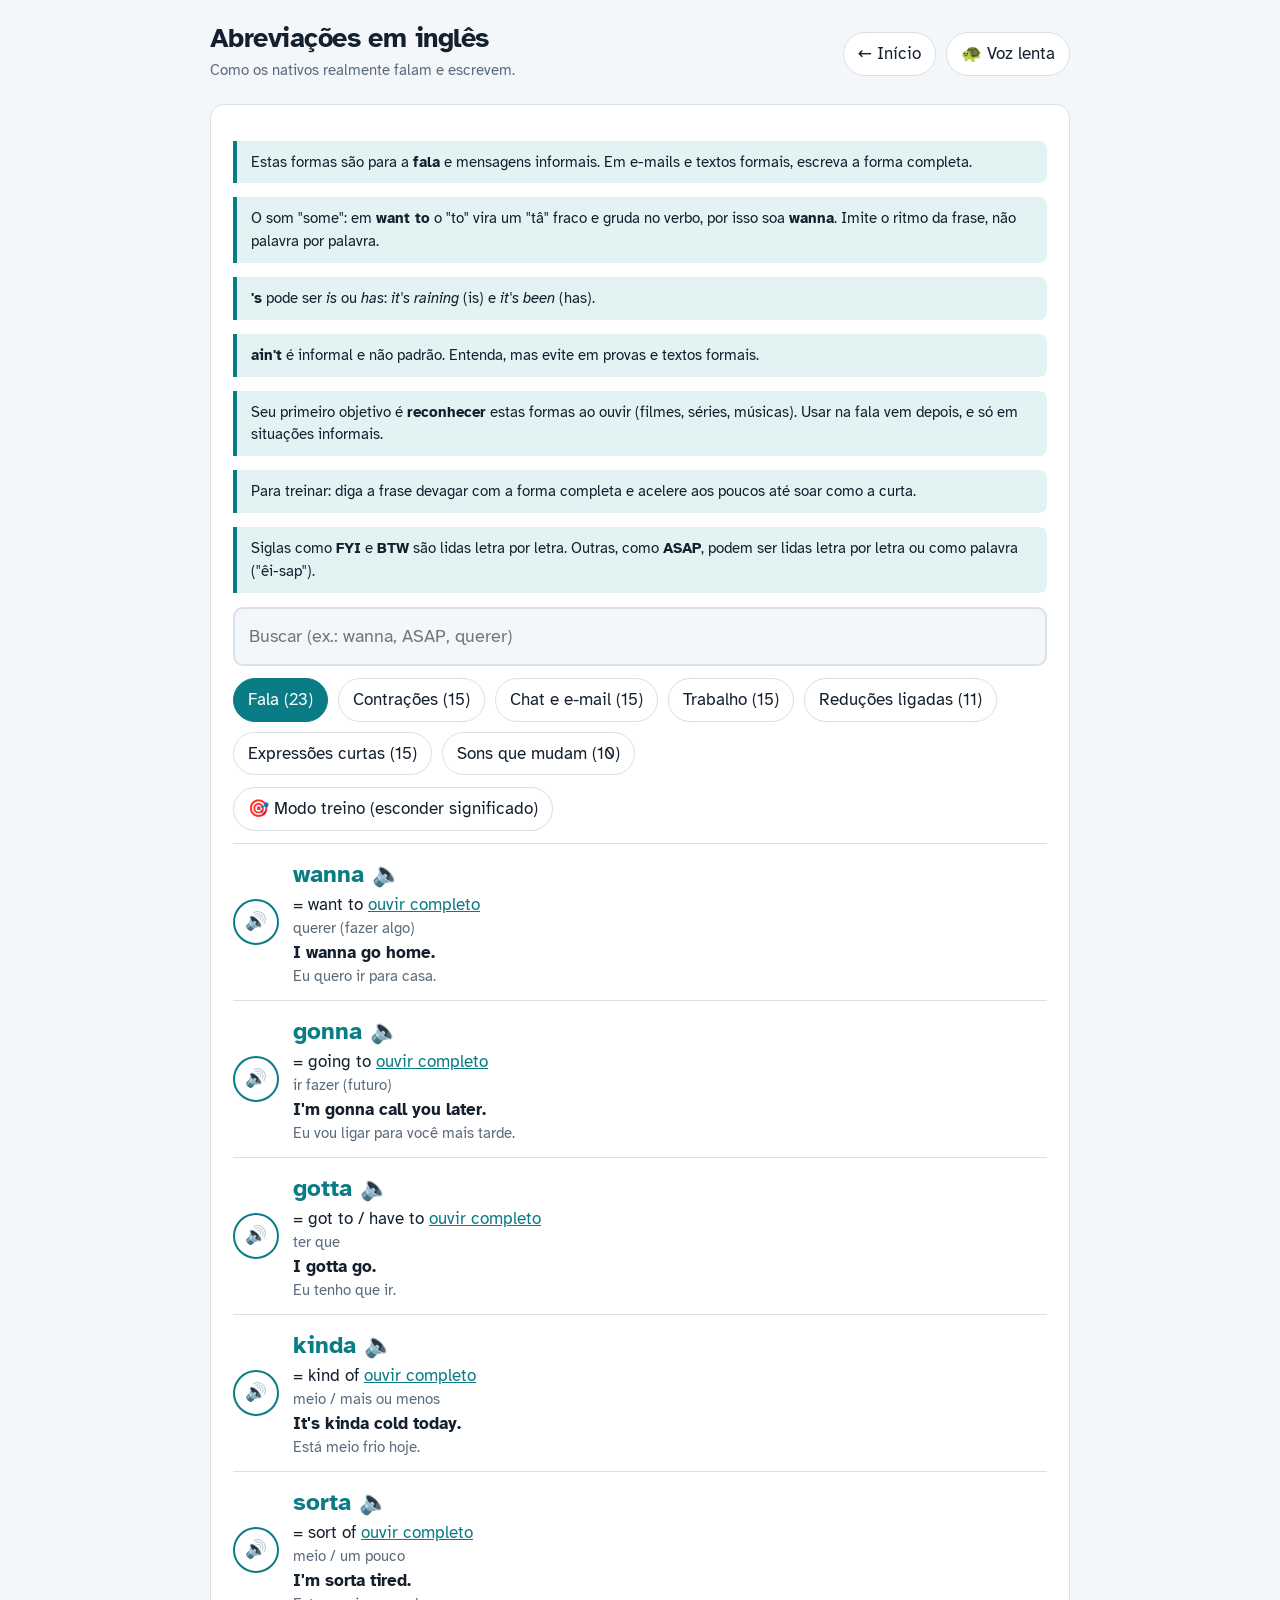
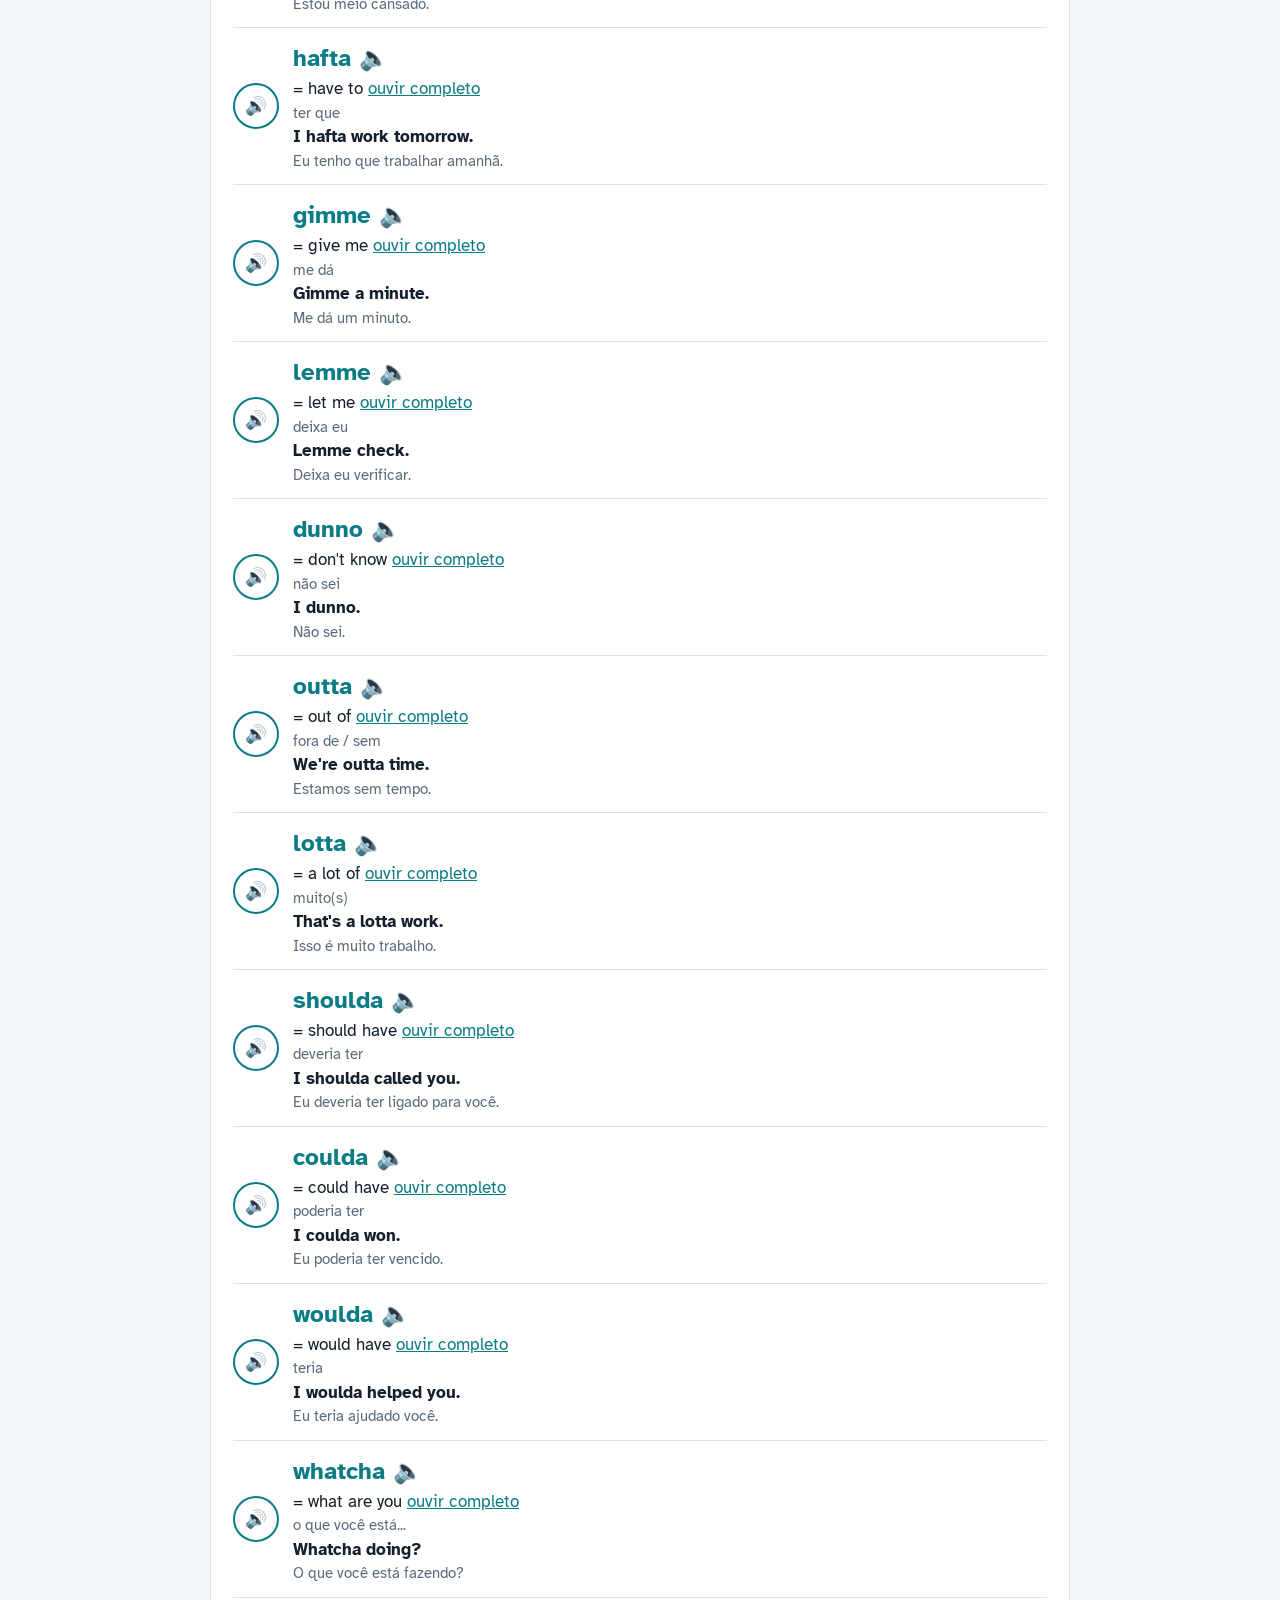
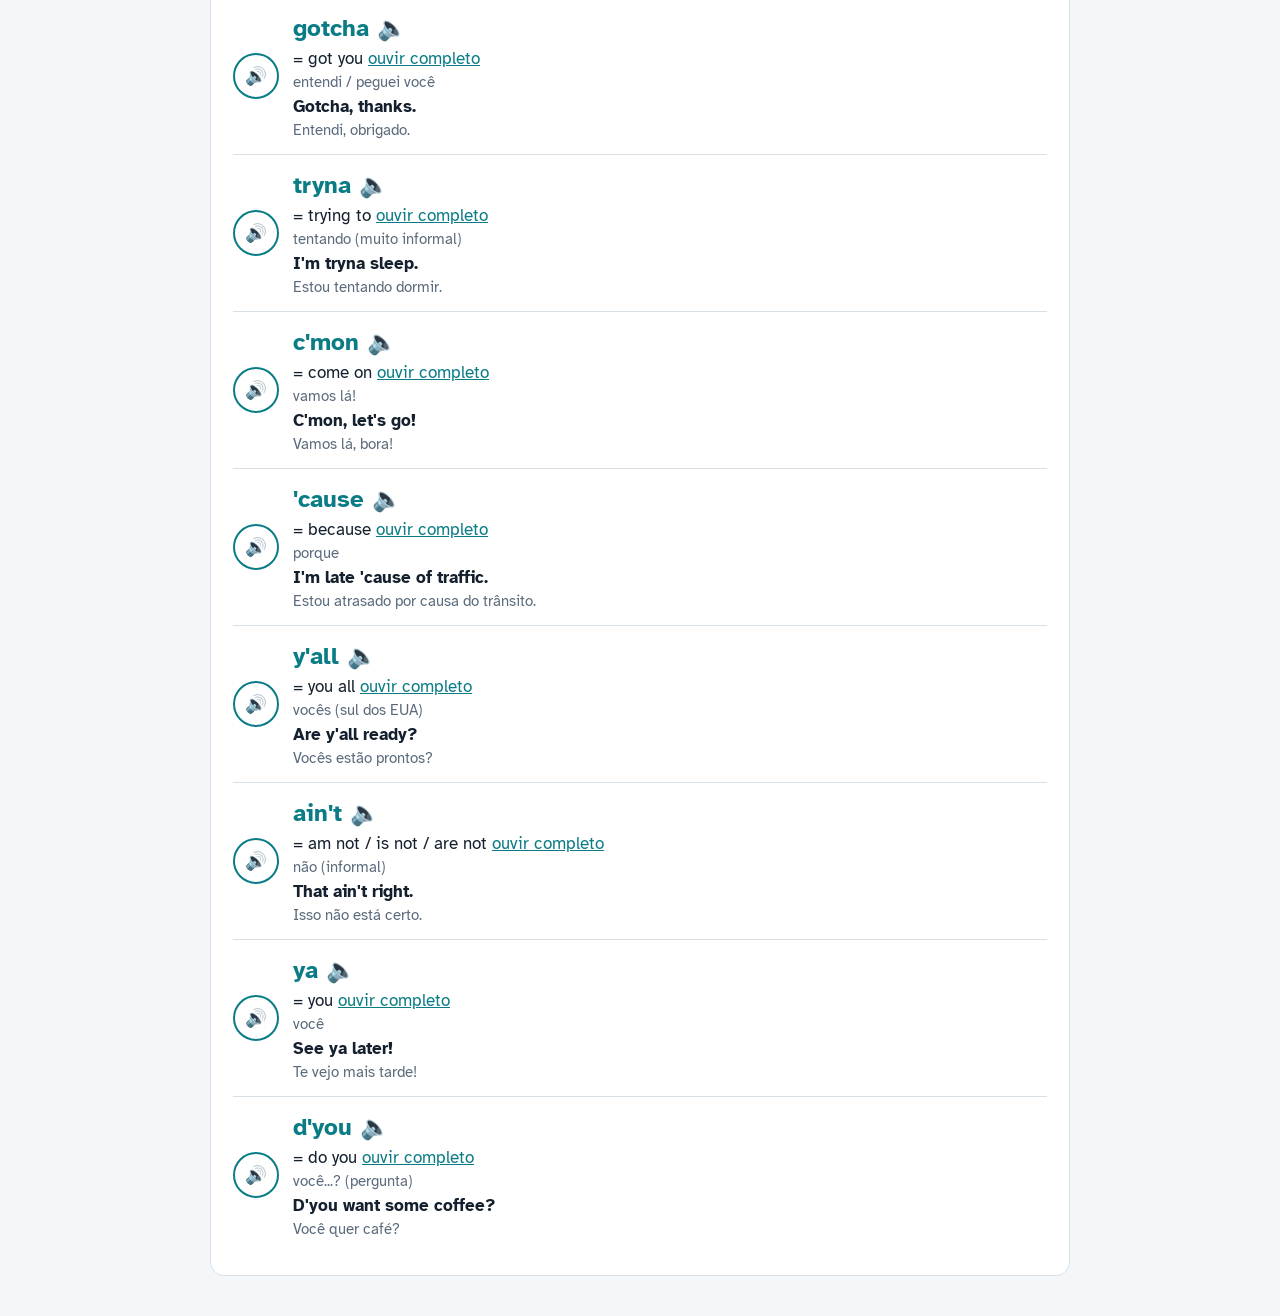
<file: abreviacoes.html>
<!doctype html>
<html lang="pt-BR">
<head>
<meta charset="utf-8">
<meta name="viewport" content="width=device-width, initial-scale=1, viewport-fit=cover">
<title>Abreviações em inglês</title>
<link href="https://fonts.googleapis.com/css2?family=Atkinson+Hyperlegible:wght@400;700&display=swap" rel="stylesheet">
<style>
:root{--bg:#f4f7fa;--card:#fff;--ink:#14202e;--mute:#5b6b7c;--line:#d8e0e8;--acc:#0a7c86;--accw:#fff;--ok:#1d8a4e;--bad:#c0392b;--hl:#e3f3f4}
@media (prefers-color-scheme:dark){:root{--bg:#0f1720;--card:#18232f;--ink:#e8eef4;--mute:#9aabbb;--line:#2a3846;--acc:#3cc1cb;--accw:#06232a;--ok:#4cc27f;--bad:#ff7a6b;--hl:#183a40}}
*{box-sizing:border-box}
html{scroll-padding-top:env(safe-area-inset-top,0px)}
body{margin:0;padding-top:env(safe-area-inset-top,0px);padding-bottom:env(safe-area-inset-bottom,0px);background:var(--bg);color:var(--ink);font:17px/1.5 "Atkinson Hyperlegible",system-ui,sans-serif}
.top{max-width:900px;margin:auto;padding:18px 20px 6px;display:flex;flex-wrap:wrap;gap:12px;align-items:center;justify-content:space-between}
.page{max-width:900px;margin:auto;padding:8px 20px 40px}
h1{margin:0;font-size:1.7rem;letter-spacing:-.02em}
h2{margin:0 0 4px;font-size:1.4rem}
.sub{color:var(--mute);margin:0 0 8px;font-size:.95rem}
button,a{font:inherit;cursor:pointer;color:inherit}
:focus-visible{outline:3px solid var(--acc);outline-offset:2px}
.card{background:var(--card);border:1px solid var(--line);border-radius:14px;padding:22px}
.tog{display:inline-block;text-decoration:none;border:1px solid var(--line);background:var(--card);border-radius:999px;padding:8px 14px}
.tog[aria-pressed=true]{background:var(--acc);color:var(--accw);border-color:var(--acc)}
.btn{display:inline-block;text-decoration:none;border:2px solid var(--acc);background:var(--acc);color:var(--accw);padding:12px 20px;border-radius:10px;font-weight:700}
.btn.alt{background:none;color:var(--acc)}
.bar{display:flex;gap:10px;flex-wrap:wrap;margin:12px 0}
.row{display:flex;align-items:center;gap:14px;padding:12px 0;border-top:1px solid var(--line)}
.sp{flex:none;width:46px;height:46px;border-radius:50%;border:2px solid var(--acc);background:none;color:var(--acc);font-size:1.1rem}
.sp:hover{background:var(--acc);color:var(--accw)}
.en{font-size:1.3rem;font-weight:700}
.pt{color:var(--mute);font-size:.95rem}
.pr{color:var(--acc);font-size:.95rem}
.lnk{border:0;background:none;color:var(--acc);text-decoration:underline;padding:0}
.tip{background:var(--hl);border-left:4px solid var(--acc);padding:10px 14px;margin:14px 0;border-radius:0 8px 8px 0;font-size:.95rem}
.blk{border-left:6px solid var(--acc);padding:4px 0 4px 18px;margin:30px 0}
.big{font-size:2rem;font-weight:700;margin:14px 0}
input[type=text]{width:100%;font:inherit;font-size:1.15rem;padding:14px;border:2px solid var(--line);border-radius:10px;background:var(--bg);color:var(--ink)}
.fb{margin:14px 0;font-weight:700;min-height:1.5em}
</style>
<style>.sh{font-size:1.5rem;font-weight:700;color:var(--acc)}.eq{font-size:1.05rem}</style>
</head>
<body>
<header class="top">
  <div><h1>Abreviações em inglês</h1><p class="sub">Como os nativos realmente falam e escrevem.</p></div>
  <div class="bar"><a class="tog" href="index.html">← Início</a><button class="tog" id="slow" aria-pressed="false">🐢 Voz lenta</button></div>
</header>
<div class="page"><div class="card">
  <div id="tips"></div>
  <input type="text" id="q" placeholder="Buscar (ex.: wanna, ASAP, querer)" aria-label="Buscar" autocomplete="off">
  <div class="bar" id="cats"></div>
  <div class="bar"><button class="tog" id="tr" aria-pressed="false">🎯 Modo treino (esconder significado)</button></div>
  <div id="list"></div>
</div></div>
<script>
const $=s=>document.querySelector(s);
const shuf=a=>{a=a.slice();for(let i=a.length-1;i>0;i--){const j=Math.floor(Math.random()*(i+1));[a[i],a[j]]=[a[j],a[i]]}return a};
let slow=false,voices=[];
const TTS='speechSynthesis' in window;
if(TTS){const l=()=>{voices=speechSynthesis.getVoices().filter(v=>v.lang.startsWith('en'))};l();speechSynthesis.onvoiceschanged=l}
function say(t){
  if(!TTS){alert('Seu navegador não tem voz. Tente o Chrome ou o Safari.');return}
  speechSynthesis.cancel();
  const u=new SpeechSynthesisUtterance(t);u.lang='en-US';u.rate=slow?.55:.9;
  const v=voices.find(v=>v.lang==='en-US')||voices[0];if(v)u.voice=v;
  speechSynthesis.speak(u);
}
const sl=$('#slow');
if(sl)sl.onclick=()=>{slow=!slow;sl.setAttribute('aria-pressed',slow)};
</script>
<script>
const TIPS=[
'Estas formas são para a <b>fala</b> e mensagens informais. Em e-mails e textos formais, escreva a forma completa.',
'O som "some": em <b>want to</b> o "to" vira um "tâ" fraco e gruda no verbo, por isso soa <b>wanna</b>. Imite o ritmo da frase, não palavra por palavra.',
'<b>\'s</b> pode ser <i>is</i> ou <i>has</i>: <i>it\'s raining</i> (is) e <i>it\'s been</i> (has).',
'<b>ain\'t</b> é informal e não padrão. Entenda, mas evite em provas e textos formais.',
'Seu primeiro objetivo é <b>reconhecer</b> estas formas ao ouvir (filmes, séries, músicas). Usar na fala vem depois, e só em situações informais.',
'Para treinar: diga a frase devagar com a forma completa e acelere aos poucos até soar como a curta.',
'Siglas como <b>FYI</b> e <b>BTW</b> são lidas letra por letra. Outras, como <b>ASAP</b>, podem ser lidas letra por letra ou como palavra ("êi-sap").'
];
// [forma curta, forma completa, significado, exemplo EN, exemplo PT]
const C=[
{t:'Fala',i:[
['wanna','want to','querer (fazer algo)','I wanna go home.','Eu quero ir para casa.'],
['gonna','going to','ir fazer (futuro)','I\'m gonna call you later.','Eu vou ligar para você mais tarde.'],
['gotta','got to / have to','ter que','I gotta go.','Eu tenho que ir.'],
['kinda','kind of','meio / mais ou menos','It\'s kinda cold today.','Está meio frio hoje.'],
['sorta','sort of','meio / um pouco','I\'m sorta tired.','Estou meio cansado.'],
['hafta','have to','ter que','I hafta work tomorrow.','Eu tenho que trabalhar amanhã.'],
['gimme','give me','me dá','Gimme a minute.','Me dá um minuto.'],
['lemme','let me','deixa eu','Lemme check.','Deixa eu verificar.'],
['dunno','don\'t know','não sei','I dunno.','Não sei.'],
['outta','out of','fora de / sem','We\'re outta time.','Estamos sem tempo.'],
['lotta','a lot of','muito(s)','That\'s a lotta work.','Isso é muito trabalho.'],
['shoulda','should have','deveria ter','I shoulda called you.','Eu deveria ter ligado para você.'],
['coulda','could have','poderia ter','I coulda won.','Eu poderia ter vencido.'],
['woulda','would have','teria','I woulda helped you.','Eu teria ajudado você.'],
['whatcha','what are you','o que você está...','Whatcha doing?','O que você está fazendo?'],
['gotcha','got you','entendi / peguei você','Gotcha, thanks.','Entendi, obrigado.'],
['tryna','trying to','tentando (muito informal)','I\'m tryna sleep.','Estou tentando dormir.'],
['c\'mon','come on','vamos lá!','C\'mon, let\'s go!','Vamos lá, bora!'],
['\'cause','because','porque','I\'m late \'cause of traffic.','Estou atrasado por causa do trânsito.'],
['y\'all','you all','vocês (sul dos EUA)','Are y\'all ready?','Vocês estão prontos?'],
['ain\'t','am not / is not / are not','não (informal)','That ain\'t right.','Isso não está certo.'],
['ya','you','você','See ya later!','Te vejo mais tarde!'],
['d\'you','do you','você...? (pergunta)','D\'you want some coffee?','Você quer café?']]},
{t:'Contrações',i:[
['I\'m','I am','eu sou / estou','I\'m ready.','Eu estou pronto.'],
['you\'re','you are','você é / está','You\'re right.','Você tem razão.'],
['it\'s','it is / it has','é / está / tem','It\'s late.','Está tarde.'],
['we\'re','we are','nós somos / estamos','We\'re here.','Nós estamos aqui.'],
['they\'re','they are','eles são / estão','They\'re busy.','Eles estão ocupados.'],
['don\'t','do not','não (I, you, we, they)','I don\'t know.','Eu não sei.'],
['doesn\'t','does not','não (he, she, it)','She doesn\'t like tea.','Ela não gosta de chá.'],
['didn\'t','did not','não (passado)','I didn\'t see him.','Eu não o vi.'],
['can\'t','cannot','não consigo / não posso','I can\'t hear you.','Não consigo ouvir você.'],
['won\'t','will not','não vou','I won\'t be late.','Eu não vou me atrasar.'],
['I\'ll','I will','eu vou','I\'ll help you.','Eu vou ajudar você.'],
['I\'ve','I have','eu tenho / já','I\'ve finished.','Eu já terminei.'],
['I\'d','I would / I had','eu gostaria / eu tinha','I\'d like some water.','Eu gostaria de água.'],
['let\'s','let us','vamos','Let\'s start.','Vamos começar.'],
['isn\'t','is not','não é / não está','It isn\'t ready.','Não está pronto.']]},
{t:'Chat e e-mail',i:[
['BTW','by the way','a propósito','BTW, I\'ll be late.','A propósito, vou me atrasar.'],
['FYI','for your information','para sua informação','FYI, the meeting moved.','Para sua informação, a reunião mudou.'],
['ASAP','as soon as possible','o mais rápido possível','Please reply ASAP.','Responda o mais rápido possível.'],
['IDK','I don\'t know','não sei','IDK what to say.','Não sei o que dizer.'],
['TBH','to be honest','para ser honesto','TBH, I liked it.','Para ser honesto, eu gostei.'],
['IMO','in my opinion','na minha opinião','IMO, it\'s too expensive.','Na minha opinião, é caro demais.'],
['BRB','be right back','já volto','BRB, one minute.','Já volto, um minuto.'],
['LOL','laughing out loud','rindo muito (haha)','LOL, that\'s funny!','Haha, que engraçado!'],
['OMG','oh my god','nossa!','OMG, I won!','Nossa, eu ganhei!'],
['thx','thanks','obrigado','Thx for your help!','Valeu pela ajuda!'],
['pls','please','por favor','Pls send it today.','Por favor, envie hoje.'],
['NP','no problem','sem problema','NP, happy to help.','Sem problema, feliz em ajudar.'],
['TL;DR','too long; didn\'t read','resumindo','TL;DR: we\'re late.','Resumindo: estamos atrasados.'],
['ETA','estimated time of arrival','previsão de chegada','What\'s your ETA?','Qual é a sua previsão de chegada?'],
['DM','direct message','mensagem privada','Send me a DM.','Me mande uma mensagem privada.']]},
{t:'Trabalho',i:[
['EOD','end of day','até o fim do dia','Send it by EOD.','Envie até o fim do dia.'],
['OOO','out of office','fora do escritório','I\'m OOO until Monday.','Estou fora do escritório até segunda.'],
['PTO','paid time off','folga ou férias remuneradas','I\'m taking PTO next week.','Vou tirar folga na semana que vem.'],
['TBD','to be determined','a definir','The date is TBD.','A data está a definir.'],
['N/A','not applicable','não se aplica','Bonus: N/A.','Bônus: não se aplica.'],
['WIP','work in progress','em andamento','This report is a WIP.','Este relatório está em andamento.'],
['SOP','standard operating procedure','procedimento operacional padrão','Follow the SOP.','Siga o procedimento padrão.'],
['KPI','key performance indicator','indicador de desempenho','We track three KPIs.','Acompanhamos três indicadores.'],
['ROI','return on investment','retorno sobre o investimento','The ROI is high.','O retorno é alto.'],
['Q&A','questions and answers','perguntas e respostas','We have a Q&A at the end.','Teremos perguntas e respostas no final.'],
['CC','carbon copy','cópia de e-mail','I\'ll CC my manager.','Vou colocar meu gerente em cópia.'],
['RSVP','please reply','confirme presença','Please RSVP by Friday.','Confirme presença até sexta.'],
['HR','human resources','recursos humanos','Talk to HR.','Fale com o RH.'],
['PLC','programmable logic controller','CLP','The PLC controls the robot.','O CLP controla o robô.'],
['CNC','computer numerical control','controle numérico computadorizado','The CNC lathe is ready.','O torno CNC está pronto.']]},
{t:'Reduções ligadas',i:[
['didja','did you','você...? (passado)','Didja eat yet?','Você já comeu?'],
['wouldja','would you','você poderia / você...?','Wouldja help me?','Você me ajudaria?'],
['couldja','could you','você poderia','Couldja repeat that?','Você poderia repetir?'],
['whaddya','what do you','o que você','Whaddya want?','O que você quer?'],
['howdya','how do you','como você','Howdya know?','Como você sabe?'],
['wantcha','want you','quero que você','I wantcha to see this.','Quero que você veja isto.'],
['getcha','get you','pegar para você','I\'ll getcha some water.','Vou pegar água para você.'],
['betcha','bet you','aposto que você','Betcha can\'t do it.','Aposto que você não consegue.'],
['kinda wanna','kind of want to','meio que quero','I kinda wanna sleep.','Eu meio que quero dormir.'],
['innit','isn\'t it (britânico)','não é? / né?','Nice day, innit?','Belo dia, né?'],
['cuppa','cup of','xícara de','A cuppa tea, please.','Uma xícara de chá, por favor.']]},
{t:'Expressões curtas',i:[
['my bad','it was my fault','foi mal / foi culpa minha','My bad, sorry!','Foi mal, desculpa!'],
['for sure','definitely','com certeza','Are you coming? For sure!','Você vem? Com certeza!'],
['no biggie','it\'s not a big deal','não foi nada','It\'s no biggie.','Não foi nada.'],
['no worries','it\'s okay','tudo bem / sem problema','No worries at all.','Tudo bem, sem problema.'],
['hang on','wait a moment','espere um pouco','Hang on, I\'m coming.','Espere, já vou.'],
['I\'m good','no, thank you / I\'m fine','estou bem / não precisa','More coffee? I\'m good, thanks.','Mais café? Estou bem, obrigado.'],
['you bet','of course / you\'re welcome','pode apostar / de nada','Thanks! You bet.','Obrigado! De nada.'],
['what\'s up?','how are you? / what\'s new?','e aí?','Hey, what\'s up?','E aí?'],
['how come?','why?','como assim? / por quê?','How come you\'re late?','Como assim você está atrasado?'],
['I guess','I suppose','acho que sim','I guess you\'re right.','Acho que você tem razão.'],
['take it easy','relax / goodbye','vai com calma / até logo','See you. Take it easy!','Até logo. Vai com calma!'],
['heads up','a warning','aviso / fica ligado','Just a heads up: it\'s raining.','Só um aviso: está chovendo.'],
['I\'m in','I\'ll join','eu topo','Dinner tonight? I\'m in.','Jantar hoje? Eu topo.'],
['sounds good','I agree / okay','parece bom','Friday? Sounds good.','Sexta? Parece bom.'],
['catch you later','see you later','te vejo depois','Bye! Catch you later.','Tchau! Te vejo depois.']]},
{t:'Sons que mudam',p:1,i:[
['water','wô-dâr','O T entre vogais soa como um D rápido.','I need some water.','Preciso de água.'],
['butter','bâ-dâr','Mesmo efeito: T entre vogais vira D leve.','Pass the butter.','Passe a manteiga.'],
['better','bé-dâr','O T também vira D leve aqui.','This is better.','Isto é melhor.'],
['city','si-di','O T do meio soa como D.','I live in the city.','Eu moro na cidade.'],
['to','tâ','To é fraco na frase: "tâ", não "tu".','I want to go.','Eu quero ir.'],
['of','âv','Of é fraco: perto de "âv".','A cup of coffee.','Uma xícara de café.'],
['and','n','And vira um "n" fraco no meio da frase.','Bread and butter.','Pão e manteiga.'],
['can','kân (fraco)','Can fica fraco na frase, quase "kn".','I can help you.','Eu posso ajudar você.'],
['can\'t','kén(t) (forte)','Can\'t tem vogal forte e o T quase some.','I can\'t go.','Eu não posso ir.'],
['next day','nék-s dêi','O T entre consoantes costuma sumir.','See you the next day.','Te vejo no dia seguinte.']]}
];
let cat=0,term='',train=false,shown={};
const fold=s=>s.toLowerCase().normalize('NFD').replace(/[\u0300-\u036f]/g,'');
$('#tips').innerHTML=TIPS.map(t=>`<div class="tip">${t}</div>`).join('');
function view(){
  $('#cats').innerHTML=C.map((c,k)=>`<button class="tog" data-c="${k}" aria-pressed="${k===cat}">${c.t} (${c.i.length})</button>`).join('');
  const f=C[cat].i.map((x,k)=>({x,k})).filter(o=>!term||fold(o.x.join(' ')).includes(term));
  $('#list').innerHTML=f.length?f.map(({x,k})=>{
    const hide=train&&!shown[cat+'-'+k];
    return `<div class="row"><button class="sp" data-e="${k}" aria-label="Ouvir exemplo">🔊</button><div style="flex:1">
    <button class="sh lnk" data-s="${k}" style="text-decoration:none;text-align:left" aria-label="Ouvir ${x[0]}">${x[0]} 🔈</button>
    ${hide?`<button class="lnk" data-r="${k}">Mostrar significado</button>`:
    `<div class="eq">${C[cat].p?'soa como':'='} ${x[1]} ${C[cat].p?'':`<button class="lnk" data-f="${k}">ouvir completo</button>`}</div><div class="pt">${x[2]}</div><div class="en" style="font-size:1.05rem">${x[3]}</div><div class="pt">${x[4]}</div>`}
    </div></div>`}).join(''):'<p class="sub">Nada encontrado.</p>';
}
$('#q').oninput=e=>{term=fold(e.target.value.trim());view()};
$('#tr').onclick=e=>{train=!train;shown={};e.currentTarget.setAttribute('aria-pressed',train);view()};
document.onclick=e=>{
  const b=e.target.closest('button');if(!b)return;const d=b.dataset,L=C[cat].i;
  if(d.c!==undefined){cat=+d.c;shown={};view()}
  else if(d.e!==undefined)say(L[d.e][3]);
  else if(d.s!==undefined)say(L[d.s][0]);
  else if(d.f!==undefined){const s=L[d.f][0].replace(/[.*+?^${}()|[\]\\]/g,'\\$&');say(L[d.f][3].replace(new RegExp(s,'i'),L[d.f][1].split(' / ')[0]))}
  else if(d.r!==undefined){shown[cat+'-'+d.r]=1;view()}
};
view();
</script>
</body>
</html>
</file>
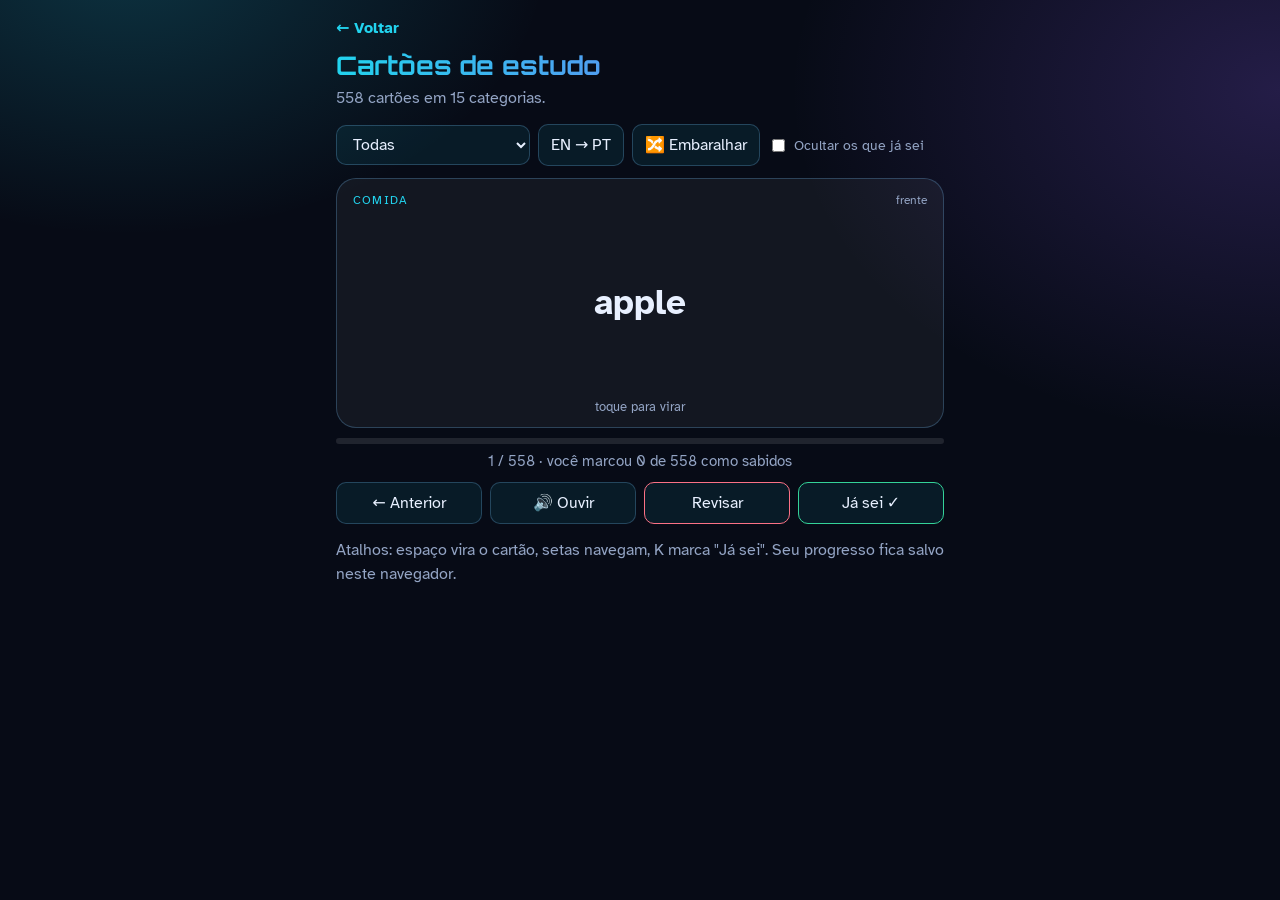
<file: cartoes.html>
<!doctype html>
<html lang="pt-BR">
<head>
<meta charset="utf-8">
<meta name="viewport" content="width=device-width, initial-scale=1, viewport-fit=cover">
<title>Cartões de estudo</title>
<link href="https://fonts.googleapis.com/css2?family=Atkinson+Hyperlegible:wght@400;700&family=Orbitron:wght@600;800&display=swap" rel="stylesheet">
<style>
  :root{--bg:#070b16;--line:rgba(120,200,255,.25);--text:#e8f0ff;--muted:#93a4c4;--c1:#22d3ee;--c2:#8b5cf6}
  *{box-sizing:border-box}html,body{margin:0}
  body{font-family:"Atkinson Hyperlegible",system-ui,sans-serif;color:var(--text);line-height:1.5;min-height:100vh;
    background:radial-gradient(600px 400px at 10% -5%,rgba(34,211,238,.2),transparent 70%),radial-gradient(700px 500px at 100% 10%,rgba(139,92,246,.22),transparent 70%),var(--bg);
    padding:env(safe-area-inset-top,0) 0 env(safe-area-inset-bottom,0)}
  .wrap{max-width:640px;margin:0 auto;padding:16px}
  a{color:var(--c1);text-decoration:none;font-weight:700}
  h1{font-family:Orbitron,sans-serif;font-size:1.6rem;margin:6px 0 2px;background:linear-gradient(90deg,var(--c1),var(--c2));-webkit-background-clip:text;background-clip:text;color:transparent}
  .sub{color:var(--muted);margin:0 0 14px}
  .ctl{display:flex;flex-wrap:wrap;gap:8px;margin-bottom:12px;align-items:center}
  select,button{font:inherit;color:var(--text);background:rgba(34,211,238,.08);border:1px solid var(--line);border-radius:10px;padding:8px 12px;cursor:pointer}
  select option{color:#000}
  button:hover:not(:disabled){background:var(--c1);color:#04121a}
  button:focus-visible,select:focus-visible,.card:focus-visible{outline:3px solid var(--c1);outline-offset:2px}
  label{color:var(--muted);font-size:.9rem;display:flex;gap:6px;align-items:center}
  .card{min-height:250px;display:flex;flex-direction:column;align-items:center;justify-content:center;text-align:center;padding:24px;border-radius:20px;border:1px solid var(--line);background:rgba(255,255,255,.05);cursor:pointer;user-select:none;position:relative}
  .card.back{border-color:var(--c2);box-shadow:0 0 30px rgba(139,92,246,.2)}
  .cat{position:absolute;top:12px;left:16px;font-size:.78rem;letter-spacing:.1em;text-transform:uppercase;color:var(--c1)}
  .lado{position:absolute;top:12px;right:16px;font-size:.78rem;color:var(--muted)}
  .txt{font-size:clamp(1.5rem,6vw,2.2rem);font-weight:700}
  .nota{margin-top:8px;color:var(--muted);font-size:1.05rem}
  .dica{position:absolute;bottom:10px;font-size:.8rem;color:var(--muted)}
  .prog{margin:10px 0;color:var(--muted);text-align:center;font-size:.92rem}
  .bar{height:6px;border-radius:9px;background:rgba(255,255,255,.1);overflow:hidden;margin-bottom:6px}
  .bar i{display:block;height:100%;width:0;background:linear-gradient(90deg,var(--c1),var(--c2))}
  .acoes{display:grid;grid-template-columns:repeat(4,1fr);gap:8px}
  .sei{border-color:#34d399}.nao{border-color:#fb7185}
</style>
</head>
<body>
<div class="wrap">
  <a href="index.html">← Voltar</a>
  <h1>Cartões de estudo</h1>
  <p class="sub" id="total"></p>
  <div class="ctl">
    <select id="cat" aria-label="Categoria"></select>
    <button id="dir">EN → PT</button>
    <button id="emb">🔀 Embaralhar</button>
    <label><input type="checkbox" id="oculta"> Ocultar os que já sei</label>
  </div>
  <div class="card" id="card" tabindex="0" role="button" aria-label="Virar cartão"></div>
  <div class="prog"><div class="bar"><i id="barra"></i></div><span id="pos"></span></div>
  <div class="acoes">
    <button id="ant">← Anterior</button>
    <button id="som">🔊 Ouvir</button>
    <button id="nao" class="nao">Revisar</button>
    <button id="sei" class="sei">Já sei ✓</button>
  </div>
  <p class="sub" style="margin-top:14px">Atalhos: espaço vira o cartão, setas navegam, K marca "Já sei". Seu progresso fica salvo neste navegador.</p>
</div>

<script>
/* DADOS — formato: inglês=português (ou inglês=português=nota). Para ampliar, acrescente itens separados por ";". */
var D = {
"Comida":"apple=maçã;bread=pão;water=água;milk=leite;cheese=queijo;egg=ovo;rice=arroz;beans=feijão;meat=carne;chicken=frango;fish=peixe;salad=salada;soup=sopa;butter=manteiga;sugar=açúcar;salt=sal;coffee=café;tea=chá;juice=suco;cake=bolo;banana=banana;orange=laranja;grape=uva;strawberry=morango;tomato=tomate;potato=batata;onion=cebola;garlic=alho;carrot=cenoura;lemon=limão",
"Casa":"house=casa;room=quarto/cômodo;kitchen=cozinha;bathroom=banheiro;bedroom=quarto de dormir;living room=sala de estar;door=porta;window=janela;wall=parede;floor=chão;ceiling=teto;roof=telhado;garden=jardim;garage=garagem;stairs=escada;table=mesa;chair=cadeira;sofa=sofá;bed=cama;lamp=lâmpada/abajur;mirror=espelho;key=chave;fridge=geladeira;stove=fogão;oven=forno;sink=pia;shower=chuveiro;towel=toalha;blanket=cobertor;pillow=travesseiro",
"Corpo":"head=cabeça;face=rosto;eye=olho;ear=orelha;nose=nariz;mouth=boca;tooth=dente=plural: teeth;tongue=língua;neck=pescoço;shoulder=ombro;arm=braço;elbow=cotovelo;hand=mão;finger=dedo;chest=peito;back=costas;stomach=estômago;leg=perna;knee=joelho;foot=pé=plural: feet;toe=dedo do pé;hair=cabelo;skin=pele;heart=coração;bone=osso",
"Pessoas":"mother=mãe;father=pai;sister=irmã;brother=irmão;son=filho;daughter=filha;grandmother=avó;grandfather=avô;uncle=tio;aunt=tia;cousin=primo(a);husband=marido;wife=esposa;friend=amigo(a);neighbor=vizinho(a);boss=chefe;coworker=colega de trabalho;customer=cliente;teacher=professor(a);student=aluno(a)",
"Adjetivos e cores":"red=vermelho;blue=azul;green=verde;yellow=amarelo;black=preto;white=branco;gray=cinza;brown=marrom;pink=rosa;purple=roxo;big=grande;small=pequeno;tall=alto;short=baixo/curto;fast=rápido;slow=lento;hot=quente;cold=frio;new=novo;old=velho;easy=fácil;difficult=difícil;cheap=barato;expensive=caro;clean=limpo;dirty=sujo;heavy=pesado;light=leve;strong=forte;weak=fraco;happy=feliz;sad=triste;tired=cansado;hungry=com fome;angry=bravo",
"Verbos comuns":"to ask=perguntar;to answer=responder;to eat=comer;to drink=beber;to sleep=dormir;to work=trabalhar;to study=estudar;to learn=aprender;to read=ler;to write=escrever;to buy=comprar;to sell=vender;to pay=pagar;to open=abrir;to close=fechar;to start=começar;to finish=terminar;to wait=esperar;to help=ajudar;to need=precisar;to want=querer;to like=gostar;to love=amar;to think=pensar;to understand=entender;to remember=lembrar;to forget=esquecer;to call=ligar;to send=enviar;to find=encontrar;to walk=andar;to run=correr;to drive=dirigir;to travel=viajar;to wash=lavar;to cook=cozinhar;to turn on=ligar (aparelho);to turn off=desligar;to check=verificar;to fix=consertar",
"Trabalho e indústria":"job=emprego;company=empresa;meeting=reunião;deadline=prazo;report=relatório;schedule=cronograma;salary=salário;manager=gerente;team=equipe;task=tarefa;machine=máquina;sensor=sensor;motor=motor;pump=bomba;valve=válvula;cable=cabo;switch=interruptor/chave;button=botão;screen=tela;panel=painel;alarm=alarme;failure=falha;repair=reparo;maintenance=manutenção;tool=ferramenta;wrench=chave inglesa;screw=parafuso;bolt=parafuso com porca;nut=porca;bearing=rolamento;gear=engrenagem;belt=correia;pipe=tubo;tank=tanque;pressure=pressão;temperature=temperatura;speed=velocidade;voltage=tensão;current=corrente;power=potência/energia;safety=segurança;helmet=capacete;gloves=luvas;warehouse=almoxarifado;shift=turno;spare part=peça de reposição",
"Tempo e lugares":"today=hoje;tomorrow=amanhã;yesterday=ontem;now=agora;later=mais tarde;soon=em breve;always=sempre;never=nunca;sometimes=às vezes;often=frequentemente;morning=manhã;afternoon=tarde;evening=noite (início);night=noite;week=semana;month=mês;year=ano;street=rua;city=cidade;country=país;bank=banco;hospital=hospital;school=escola;store=loja;market=mercado;station=estação;airport=aeroporto;park=parque;church=igreja;restaurant=restaurante",
"Perguntas e ligações":"what=o que;where=onde;when=quando;why=por que;who=quem;how=como;which=qual;how much=quanto custa/quanto;how many=quantos;because=porque;but=mas;and=e;or=ou;with=com;without=sem;before=antes;after=depois;here=aqui;there=lá;maybe=talvez",
"Dias e meses":"Monday=segunda-feira;Tuesday=terça-feira;Wednesday=quarta-feira;Thursday=quinta-feira;Friday=sexta-feira;Saturday=sábado;Sunday=domingo;January=janeiro;February=fevereiro;March=março;April=abril;May=maio;June=junho;July=julho;August=agosto;September=setembro;October=outubro;November=novembro;December=dezembro",
"Verbos irregulares":"be=ser/estar=was/were, been;begin=começar=began, begun;break=quebrar=broke, broken;bring=trazer=brought, brought;build=construir=built, built;buy=comprar=bought, bought;catch=pegar=caught, caught;choose=escolher=chose, chosen;come=vir=came, come;cost=custar=cost, cost;cut=cortar=cut, cut;do=fazer=did, done;draw=desenhar=drew, drawn;drink=beber=drank, drunk;drive=dirigir=drove, driven;eat=comer=ate, eaten;fall=cair=fell, fallen;feel=sentir=felt, felt;find=encontrar=found, found;fly=voar=flew, flown;forget=esquecer=forgot, forgotten;get=conseguir/obter=got, gotten;give=dar=gave, given;go=ir=went, gone;have=ter=had, had;hear=ouvir=heard, heard;hold=segurar=held, held;keep=manter=kept, kept;know=saber/conhecer=knew, known;leave=sair/deixar=left, left;lose=perder=lost, lost;make=fazer/fabricar=made, made;mean=significar=meant, meant;meet=encontrar/conhecer=met, met;pay=pagar=paid, paid;put=colocar=put, put;read=ler=read, read;run=correr=ran, run;say=dizer=said, said;see=ver=saw, seen;sell=vender=sold, sold;send=enviar=sent, sent;sit=sentar=sat, sat;sleep=dormir=slept, slept;speak=falar=spoke, spoken;spend=gastar=spent, spent;take=pegar/levar=took, taken;teach=ensinar=taught, taught;tell=contar/dizer=told, told;think=pensar=thought, thought;understand=entender=understood, understood;wear=vestir/usar=wore, worn;win=ganhar=won, won;write=escrever=wrote, written",
"Frases úteis":"How are you?=Como vai você?;Nice to meet you.=Prazer em conhecer você.;Excuse me.=Com licença.;I'm sorry.=Sinto muito.;Thank you very much.=Muito obrigado.;You're welcome.=De nada.;I don't understand.=Eu não entendo.;Could you repeat that?=Pode repetir?;Could you speak more slowly?=Pode falar mais devagar?;What does this mean?=O que isso significa?;How do you say it in English?=Como se diz isso em inglês?;Where is the bathroom?=Onde fica o banheiro?;How much is it?=Quanto custa?;I'd like a coffee, please.=Eu gostaria de um café, por favor.;Can I pay by card?=Posso pagar com cartão?;I'm looking for this address.=Estou procurando este endereço.;I have a reservation.=Eu tenho uma reserva.;I need help.=Preciso de ajuda.;I'm lost.=Estou perdido.;What time is it?=Que horas são?;I'm running late.=Estou atrasado.;See you tomorrow.=Até amanhã.;Let me check.=Deixe-me verificar.;It's urgent.=É urgente.;The machine is not working.=A máquina não está funcionando.;I'll send you an email.=Vou enviar um e-mail para você.;Can we reschedule the meeting?=Podemos remarcar a reunião?;I agree with you.=Concordo com você.;I'm not sure.=Não tenho certeza.;It depends.=Depende."
};
var U="zero one two three four five six seven eight nine ten eleven twelve thirteen fourteen fifteen sixteen seventeen eighteen nineteen".split(" ");
var T=",,twenty,thirty,forty,fifty,sixty,seventy,eighty,ninety".split(",");
var O="zeroth first second third fourth fifth sixth seventh eighth ninth tenth eleventh twelfth thirteenth fourteenth fifteenth sixteenth seventeenth eighteenth nineteenth".split(" ");
function num(n){return n<20?U[n]:n==100?"one hundred":T[(n/10)|0]+(n%10?"-"+U[n%10]:"")}
function ord(n){return n<20?O[n]:n%10==0?T[(n/10)|0].replace("y","ieth"):T[(n/10)|0]+"-"+O[n%10]}
function suf(n){return n+(["th","st","nd","rd"][(n%10<4&&(n<11||n>13))?n%10:0])}

var cards=[];
Object.keys(D).forEach(function(c){D[c].split(";").forEach(function(s){var p=s.split("=");cards.push({c:c,en:p[0],pt:p[1],n:p[2]||""})})});
for(var n=1;n<=100;n++)cards.push({c:"Números",en:num(n),pt:String(n),n:""});
for(var n=1;n<=31;n++)cards.push({c:"Ordinais",en:ord(n),pt:suf(n),n:""});
for(var h=1;h<=12;h++){
  cards.push({c:"Horas",en:"It's "+U[h]+" o'clock.",pt:h+":00",n:""});
  cards.push({c:"Horas",en:"It's a quarter past "+U[h]+".",pt:h+":15",n:""});
  cards.push({c:"Horas",en:"It's half past "+U[h]+".",pt:h+":30",n:""});
  cards.push({c:"Horas",en:"It's a quarter to "+U[h%12+1]+".",pt:h+":45",n:""});
}
cards.forEach(function(x){x.id=x.c+"|"+x.en});

var $=function(i){return document.getElementById(i)};
var sei={},lista=[],i=0,virado=false,inverso=false;
try{sei=JSON.parse(localStorage.getItem("cartoes-sei")||"{}")}catch(e){}
function salvar(){try{localStorage.setItem("cartoes-sei",JSON.stringify(sei))}catch(e){}}

var cats=["Todas"].concat(cards.map(function(x){return x.c}).filter(function(v,k,a){return a.indexOf(v)===k}));
cats.forEach(function(c){var o=document.createElement("option");o.textContent=c;$("cat").appendChild(o)});
$("total").textContent=cards.length+" cartões em "+(cats.length-1)+" categorias.";

function aplicar(manter){
  var c=$("cat").value,o=$("oculta").checked;
  lista=cards.filter(function(x){return (c==="Todas"||x.c===c)&&!(o&&sei[x.id])});
  if(!manter)i=0;
  if(i>=lista.length)i=Math.max(0,lista.length-1);
  virado=false;mostrar();
}
function mostrar(){
  var k=lista[i],card=$("card");card.innerHTML="";
  var feitos=cards.filter(function(x){return sei[x.id]}).length;
  $("barra").style.width=(feitos/cards.length*100)+"%";
  if(!k){card.className="card";card.textContent="Nenhum cartão aqui. Desmarque \"Ocultar os que já sei\" ou troque a categoria.";$("pos").textContent="";return}
  card.className="card"+(virado?" back":"");
  var frente=inverso?k.pt:k.en,verso=inverso?k.en:k.pt;
  function add(t,cl,tx){var d=document.createElement("div");d.className=cl;d.textContent=tx;card.appendChild(d)}
  add(0,"cat",k.c);
  add(0,"lado",(virado?"verso":"frente")+(sei[k.id]?" ✓":""));
  add(0,"txt",virado?verso:frente);
  if(virado&&k.n)add(0,"nota",k.n);
  if(!virado)add(0,"dica","toque para virar");
  $("pos").textContent=(i+1)+" / "+lista.length+" · você marcou "+feitos+" de "+cards.length+" como sabidos";
}
function ir(d){if(!lista.length)return;i=(i+d+lista.length)%lista.length;virado=false;mostrar()}
function falar(){
  var k=lista[i];if(!k||!("speechSynthesis" in window))return;
  var u=new SpeechSynthesisUtterance(k.en+(k.c==="Verbos irregulares"?". "+k.n:""));
  u.lang="en-US";u.rate=.9;speechSynthesis.cancel();speechSynthesis.speak(u);
}
function marcar(v){
  var k=lista[i];if(!k)return;
  if(v)sei[k.id]=1;else delete sei[k.id];
  salvar();
  if(v&&$("oculta").checked)aplicar(true);else ir(1);
}
$("card").onclick=function(){virado=!virado;mostrar();if(virado&&!inverso)falar()};
$("ant").onclick=function(){ir(-1)};
$("som").onclick=falar;
$("sei").onclick=function(){marcar(true)};
$("nao").onclick=function(){marcar(false)};
$("cat").onchange=function(){aplicar(false)};
$("oculta").onchange=function(){aplicar(false)};
$("dir").onclick=function(){inverso=!inverso;this.textContent=inverso?"PT → EN":"EN → PT";virado=false;mostrar()};
$("emb").onclick=function(){
  for(var a=cards.length-1;a>0;a--){var b=Math.floor(Math.random()*(a+1));var t=cards[a];cards[a]=cards[b];cards[b]=t}
  aplicar(false);
};
document.addEventListener("keydown",function(e){
  if(e.target.tagName==="SELECT"||e.target.tagName==="INPUT")return;
  if(e.key==="ArrowRight")ir(1);
  else if(e.key==="ArrowLeft")ir(-1);
  else if(e.key===" "){e.preventDefault();$("card").click()}
  else if(e.key==="k"||e.key==="K")marcar(true);
});
aplicar(false);
</script>
</body>
</html>
</file>
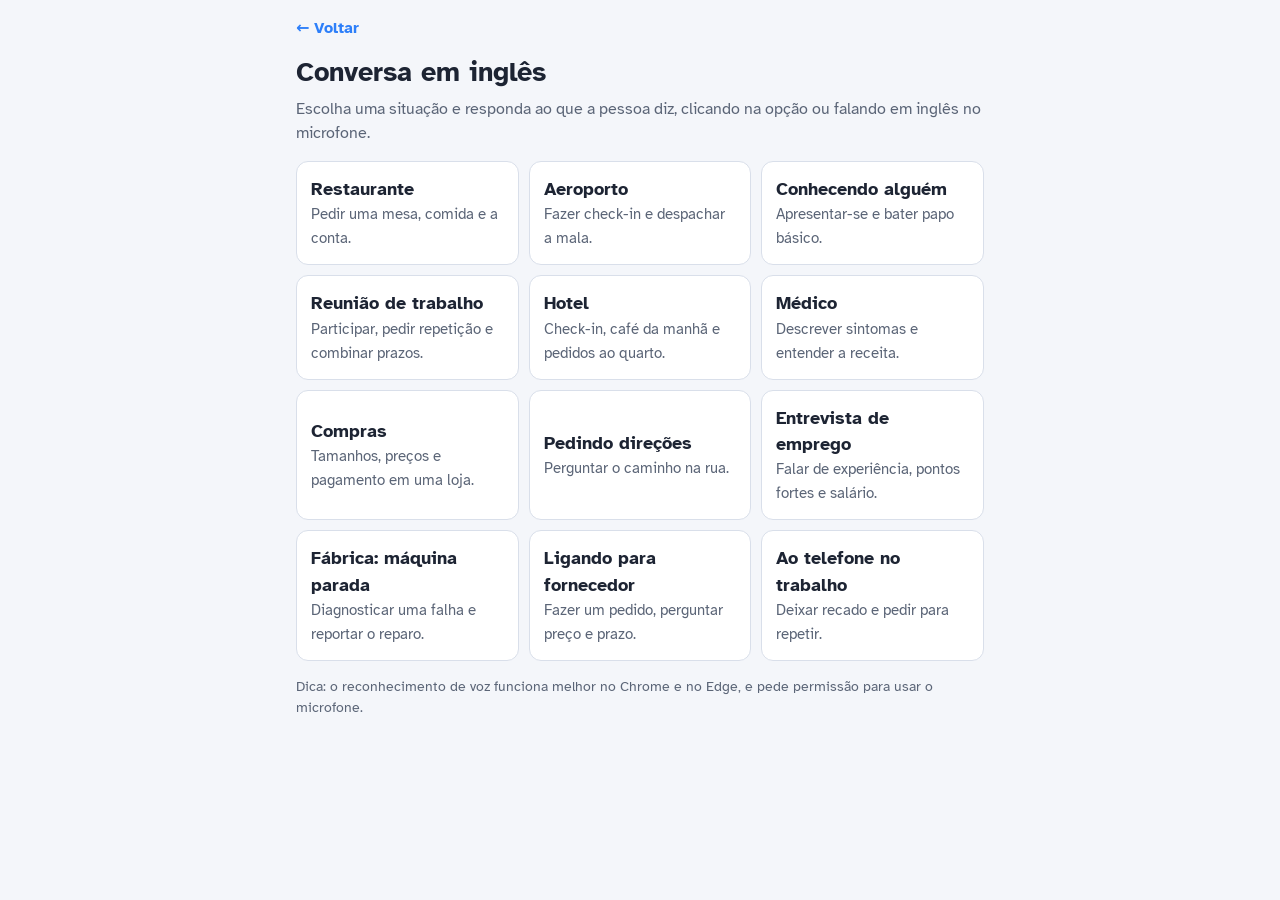
<file: conversa.html>
<!doctype html>
<html lang="pt-BR">
<head>
<meta charset="utf-8">
<meta name="viewport" content="width=device-width, initial-scale=1, viewport-fit=cover">
<title>Conversa em inglês</title>
<link href="https://fonts.googleapis.com/css2?family=Atkinson+Hyperlegible:wght@400;700&display=swap" rel="stylesheet">
<style>
  :root {
    --bg: #f4f6fa;
    --card: #ffffff;
    --text: #1d2433;
    --muted: #5b6577;
    --line: #d9dfea;
    --brand: #2d7ff9;
    --brand-dark: #1b63cc;
    --bot: #e9eef8;
    --me: #2d7ff9;
    --ok: #1f8a4c;
    --bad: #c2362b;
  }
  @media (prefers-color-scheme: dark) {
    :root {
      --bg: #12161f; --card: #1b2130; --text: #eaeef7; --muted: #9aa5ba;
      --line: #2e374a; --bot: #262e42; --brand: #4b92ff; --brand-dark: #6aa5ff;
      --me: #2d6fd6; --ok: #4cc283; --bad: #ff7b6e;
    }
  }
  * { box-sizing: border-box; }
  html, body { margin: 0; }
  body {
    font-family: "Atkinson Hyperlegible", system-ui, sans-serif;
    background: var(--bg);
    color: var(--text);
    line-height: 1.5;
    padding-top: env(safe-area-inset-top, 0px);
    padding-bottom: env(safe-area-inset-bottom, 0px);
  }
  .wrap { max-width: 720px; margin: 0 auto; padding: 16px; }
  .voltar { display: inline-block; margin-bottom: 8px; color: var(--brand); text-decoration: none; font-weight: 700; }
  h1 { margin: 4px 0 4px; font-size: 1.7rem; }
  .sub { margin: 0 0 16px; color: var(--muted); }

  button { font: inherit; cursor: pointer; }
  button:focus-visible, a:focus-visible { outline: 3px solid var(--brand); outline-offset: 2px; }

  /* escolha de cenário */
  .cenarios { display: grid; gap: 10px; grid-template-columns: repeat(auto-fit, minmax(210px, 1fr)); }
  .cenario {
    text-align: left; padding: 14px; border-radius: 12px;
    border: 1px solid var(--line); background: var(--card); color: var(--text);
  }
  .cenario:hover { border-color: var(--brand); }
  .cenario strong { display: block; font-size: 1.1rem; }
  .cenario span { color: var(--muted); font-size: .92rem; }

  /* conversa */
  .topo { display: flex; flex-wrap: wrap; gap: 8px; align-items: center; justify-content: space-between; margin-bottom: 10px; }
  .topo h2 { margin: 0; font-size: 1.2rem; }
  .ferr { display: flex; gap: 8px; flex-wrap: wrap; }
  .peq {
    padding: 6px 12px; border-radius: 8px; border: 1px solid var(--line);
    background: var(--card); color: var(--text); font-size: .9rem;
  }
  .peq[aria-pressed="true"] { background: var(--brand); border-color: var(--brand); color: #fff; }

  .chat { display: flex; flex-direction: column; gap: 10px; margin-bottom: 14px; }
  .msg { max-width: 85%; padding: 10px 14px; border-radius: 14px; }
  .msg .en { font-size: 1.05rem; }
  .msg .pt { margin-top: 4px; font-size: .9rem; color: var(--muted); }
  .msg.bot { align-self: flex-start; background: var(--bot); border-bottom-left-radius: 4px; }
  .msg.eu { align-self: flex-end; background: var(--me); color: #fff; border-bottom-right-radius: 4px; }
  .msg.eu .pt { color: #dce8ff; }
  .msg .acoes { display: flex; gap: 6px; margin-top: 8px; flex-wrap: wrap; }
  .msg .acoes button {
    padding: 4px 10px; border-radius: 8px; border: 1px solid rgba(255,255,255,.6);
    background: transparent; color: inherit; font-size: .85rem;
  }
  .msg.bot .acoes button { border-color: var(--line); }
  .resultado { margin-top: 6px; font-size: .9rem; }

  .escolhas { display: grid; gap: 8px; }
  .escolhas .titulo { margin: 0 0 2px; font-weight: 700; }
  .mic-linha { display: flex; flex-wrap: wrap; align-items: center; gap: 10px; }
  .mic-linha .resultado { margin: 0; flex: 1 1 200px; }
  .opcao {
    text-align: left; padding: 12px 14px; border-radius: 10px;
    border: 1px solid var(--line); background: var(--card); color: var(--text);
  }
  .opcao:hover:not(:disabled) { border-color: var(--brand); }
  .opcao:disabled { opacity: .55; cursor: default; }
  .opcao .pt { display: block; color: var(--muted); font-size: .88rem; margin-top: 2px; }
  .feedback { margin: 0; padding: 10px 14px; border-radius: 10px; background: var(--card); border-left: 4px solid var(--bad); }

  .fim { padding: 18px; border-radius: 12px; background: var(--card); border: 1px solid var(--line); text-align: center; }
  .fim h3 { margin: 0 0 6px; }
  .fim .acoes-fim { display: flex; justify-content: center; gap: 10px; flex-wrap: wrap; margin-top: 12px; }
  .btn {
    padding: 10px 16px; border: none; border-radius: 8px;
    background: var(--brand); color: #fff; font-weight: 700;
  }
  .btn:hover { background: var(--brand-dark); }
  .btn.sec { background: transparent; color: var(--brand); border: 1px solid var(--brand); }

  .aviso { color: var(--muted); font-size: .85rem; margin-top: 16px; }
  [hidden] { display: none !important; }
</style>
</head>
<body>
<div class="wrap">
  <a class="voltar" href="index.html">← Voltar</a>
  <h1>Conversa em inglês</h1>
  <p class="sub">Escolha uma situação e responda ao que a pessoa diz, clicando na opção ou falando em inglês no microfone.</p>

  <!-- Tela 1: cenários -->
  <section id="telaCenarios">
    <div class="cenarios" id="listaCenarios"></div>
  </section>

  <!-- Tela 2: conversa -->
  <section id="telaConversa" hidden>
    <div class="topo">
      <h2 id="tituloCenario"></h2>
      <div class="ferr">
        <button class="peq" id="btnTrad" aria-pressed="true">Tradução</button>
        <button class="peq" id="btnVoz" aria-pressed="true">🔊 Voz: ligada</button>
        <button class="peq" id="btnSair">Trocar situação</button>
      </div>
    </div>
    <div class="chat" id="chat" aria-live="polite"></div>
    <div id="area"></div>
  </section>

  <p class="aviso">Dica: o reconhecimento de voz funciona melhor no Chrome e no Edge, e pede permissão para usar o microfone.</p>
</div>

<script src="cenarios-extra.js"></script>
<script>
/* ------------------------------------------------------------
   CONTEÚDO — para criar uma nova situação, copie um bloco abaixo.
   bot: fala da outra pessoa | opcoes: respostas possíveis
   ok: true = resposta adequada | fb: explicação quando errada
------------------------------------------------------------ */
var CENARIOS = [
  {
    nome: "Restaurante",
    desc: "Pedir uma mesa, comida e a conta.",
    passos: [
      { bot: "Good evening! Welcome. Do you have a reservation?", pt: "Boa noite! Bem-vindo. Vocês têm reserva?",
        opcoes: [
          { en: "No, we don't. Do you have a table for two?", pt: "Não, não temos. Vocês têm uma mesa para dois?", ok: true },
          { en: "I am fine, thank you.", pt: "Estou bem, obrigado.", fb: "Isso responde a \"como vai?\", mas a pergunta era sobre reserva." },
          { en: "Yes, I eat the table.", pt: "Sim, eu como a mesa.", fb: "Confusão de palavras: para pedir uma mesa, use \"a table for two\"." }
        ] },
      { bot: "Of course. Here is the menu. What would you like to drink?", pt: "Claro. Aqui está o cardápio. O que gostaria de beber?",
        opcoes: [
          { en: "I'd like a glass of water, please.", pt: "Eu gostaria de um copo de água, por favor.", ok: true },
          { en: "I want drink water now.", pt: "Eu quer beber água agora.", fb: "Dá para entender, mas a gramática está errada e soa seco. Prefira \"I'd like...\"." },
          { en: "The menu is very big.", pt: "O cardápio é muito grande.", fb: "Não responde à pergunta sobre a bebida." }
        ] },
      { bot: "Are you ready to order?", pt: "Está pronto para pedir?",
        opcoes: [
          { en: "Yes. I'll have the chicken with rice, please.", pt: "Sim. Vou querer o frango com arroz, por favor.", ok: true },
          { en: "Yes, chicken rice me.", pt: "Sim, frango arroz eu.", fb: "A ordem das palavras ficou errada. Use \"I'll have...\" ou \"I'd like...\"." },
          { en: "No, I am a waiter.", pt: "Não, eu sou garçom.", fb: "Quem é o garçom é a outra pessoa. A pergunta era se você já quer pedir." }
        ] },
      { bot: "Would you like anything else?", pt: "Gostaria de mais alguma coisa?",
        opcoes: [
          { en: "No, that's all. Could I have the check, please?", pt: "Não, é só isso. Poderia trazer a conta, por favor?", ok: true },
          { en: "No, I have a check.", pt: "Não, eu tenho uma conta.", fb: "Para pedir a conta, o verbo é \"to have\" no pedido: \"Could I have the check?\"." },
          { en: "Yes, the check is delicious.", pt: "Sim, a conta é deliciosa.", fb: "A conta não se come. 😄 Para pedir a conta: \"Could I have the check, please?\"." }
        ] },
      { bot: "Here you are. Thank you, and have a nice evening!", pt: "Aqui está. Obrigado e tenha uma boa noite!",
        opcoes: [
          { en: "Thank you! You too. The food was great.", pt: "Obrigado! O senhor também. A comida estava ótima.", ok: true },
          { en: "You are welcome.", pt: "De nada.", fb: "\"You're welcome\" responde a um agradecimento seu. Aqui foi o garçom quem agradeceu." },
          { en: "Good morning.", pt: "Bom dia.", fb: "A cena é à noite (evening). Seria \"Good evening\" ou \"Good night\" ao sair." }
        ] }
    ]
  },
  {
    nome: "Aeroporto",
    desc: "Fazer check-in e despachar a mala.",
    passos: [
      { bot: "Hello! Where are you flying today?", pt: "Olá! Para onde você está voando hoje?",
        opcoes: [
          { en: "I'm flying to Miami. Here is my passport.", pt: "Estou indo para Miami. Aqui está meu passaporte.", ok: true },
          { en: "I am flying by the airport.", pt: "Estou voando pelo aeroporto.", fb: "Para dizer o destino, use \"to\": \"I'm flying to Miami\"." },
          { en: "My name is Miami.", pt: "Meu nome é Miami.", fb: "A pergunta era sobre o destino, não sobre o seu nome." }
        ] },
      { bot: "Do you have any bags to check in?", pt: "Você tem malas para despachar?",
        opcoes: [
          { en: "Yes, I have one suitcase.", pt: "Sim, tenho uma mala.", ok: true },
          { en: "Yes, I have one suitcases.", pt: "Sim, eu tenho uma malas.", fb: "Com \"one\" o substantivo fica no singular: one suitcase." },
          { en: "No, thank you, I am hungry.", pt: "Não, obrigado, estou com fome.", fb: "Não responde à pergunta sobre as malas." }
        ] },
      { bot: "Would you like a window seat or an aisle seat?", pt: "Prefere assento na janela ou no corredor?",
        opcoes: [
          { en: "A window seat, please.", pt: "Na janela, por favor.", ok: true },
          { en: "I like windows seat.", pt: "Eu gosto janelas assento.", fb: "Para escolher, basta dizer \"A window seat, please\"." },
          { en: "Yes, please.", pt: "Sim, por favor.", fb: "A pergunta tinha duas opções (window ou aisle). \"Yes\" não escolhe nenhuma." }
        ] },
      { bot: "Here is your boarding pass. Boarding starts at gate 12 at 3 p.m.", pt: "Aqui está seu cartão de embarque. O embarque começa no portão 12, às 15h.",
        opcoes: [
          { en: "Thank you. Where is gate 12, please?", pt: "Obrigado. Onde fica o portão 12, por favor?", ok: true },
          { en: "Thank you. Where is my house?", pt: "Obrigado. Onde fica minha casa?", fb: "Pergunta fora de contexto. O que você precisa saber é onde fica o portão." },
          { en: "I don't boarding.", pt: "Eu não embarcando.", fb: "Frase incompleta e sem sentido aqui. Agradecer e perguntar o caminho é o natural." }
        ] }
    ]
  },
  {
    nome: "Conhecendo alguém",
    desc: "Apresentar-se e bater papo básico.",
    passos: [
      { bot: "Hi! I'm Sarah. Nice to meet you.", pt: "Oi! Eu sou a Sarah. Prazer em conhecer você.",
        opcoes: [
          { en: "Nice to meet you too. I'm Carlos.", pt: "Prazer em conhecer você também. Eu sou o Carlos.", ok: true },
          { en: "I am fine and you?", pt: "Estou bem e você?", fb: "Isso responde \"How are you?\". Aqui a Sarah se apresentou." },
          { en: "Me Carlos is.", pt: "Eu Carlos é.", fb: "Ordem errada. O correto é \"I'm Carlos\" ou \"My name is Carlos\"." }
        ] },
      { bot: "Where are you from?", pt: "De onde você é?",
        opcoes: [
          { en: "I'm from Brazil. And you?", pt: "Eu sou do Brasil. E você?", ok: true },
          { en: "I am of Brazil.", pt: "Eu sou de o Brasil.", fb: "Em inglês, origem usa \"from\": I'm from Brazil." },
          { en: "I from Brazil go.", pt: "Eu do Brasil vou.", fb: "Falta o verbo \"to be\": I'm from Brazil." }
        ] },
      { bot: "What do you do for a living?", pt: "O que você faz da vida? (Qual é sua profissão?)",
        opcoes: [
          { en: "I work as an engineer in a factory.", pt: "Eu trabalho como engenheiro em uma fábrica.", ok: true },
          { en: "I am doing a living.", pt: "Eu estou fazendo uma vida.", fb: "Tradução literal que não funciona. Diga a profissão: \"I'm an engineer\"." },
          { en: "I live in a factory.", pt: "Eu moro em uma fábrica.", fb: "\"Live\" é morar. Para profissão use \"work\" ou \"I'm a/an ...\"." }
        ] },
      { bot: "That sounds interesting! Do you like your job?", pt: "Parece interessante! Você gosta do seu trabalho?",
        opcoes: [
          { en: "Yes, I do. It's challenging, but I enjoy it.", pt: "Sim, gosto. É desafiador, mas eu aprecio.", ok: true },
          { en: "Yes, I like.", pt: "Sim, eu gosto.", fb: "Em inglês \"like\" precisa de complemento ou de \"do\": \"Yes, I do\" ou \"I like it\"." },
          { en: "Yes, I am.", pt: "Sim, eu sou.", fb: "A pergunta usa \"do you\", então a resposta curta é \"Yes, I do\"." }
        ] }
    ]
  },
  {
    nome: "Reunião de trabalho",
    desc: "Participar, pedir repetição e combinar prazos.",
    passos: [
      { bot: "Good morning, everyone. Let's get started with the production report.", pt: "Bom dia a todos. Vamos começar com o relatório de produção.",
        opcoes: [
          { en: "Good morning. I'm ready.", pt: "Bom dia. Estou pronto.", ok: true },
          { en: "Good night. I am ready.", pt: "Boa noite. Estou pronto.", fb: "\"Good night\" é despedida. De manhã use \"Good morning\"." },
          { en: "Goodbye, everyone.", pt: "Tchau a todos.", fb: "A reunião está começando, não terminando." }
        ] },
      { bot: "Line two stopped for twenty minutes yesterday because of a sensor failure.", pt: "A linha dois parou por vinte minutos ontem por causa de falha em um sensor.",
        opcoes: [
          { en: "Sorry, could you repeat that, please?", pt: "Desculpe, poderia repetir, por favor?", ok: true },
          { en: "Repeat!", pt: "Repita!", fb: "Entendível, mas muito ríspido para uma reunião. Seja mais educado." },
          { en: "I no understand you.", pt: "Eu não entender você.", fb: "O correto é \"I don't understand\". Pedir repetição com \"Could you repeat...?\" é mais natural." }
        ] },
      { bot: "A sensor failure on line two. Can you check it by Friday?", pt: "Uma falha de sensor na linha dois. Você consegue verificar até sexta?",
        opcoes: [
          { en: "Yes, I can. I'll send you a report on Friday.", pt: "Sim, consigo. Enviarei um relatório na sexta.", ok: true },
          { en: "Yes, I can to check.", pt: "Sim, eu posso para verificar.", fb: "Depois de \"can\" o verbo vem sem \"to\": \"I can check it\"." },
          { en: "No, Friday is a fruit.", pt: "Não, sexta é uma fruta.", fb: "Resposta sem sentido. Se não puder, diga \"I'm afraid I can't. Can we do Monday?\"." }
        ] },
      { bot: "Great. Any questions before we finish?", pt: "Ótimo. Alguma dúvida antes de encerrarmos?",
        opcoes: [
          { en: "No questions from me. Thank you, everyone.", pt: "Sem perguntas da minha parte. Obrigado a todos.", ok: true },
          { en: "Yes, I have not question.", pt: "Sim, eu tenho não pergunta.", fb: "Melhor: \"No, I don't have any questions\"." },
          { en: "Good morning again.", pt: "Bom dia de novo.", fb: "Não faz sentido cumprimentar de novo no fim da reunião." }
        ] }
    ]
  }
];

/* ------------------------------------------------------------ */
var $ = function (id) { return document.getElementById(id); };
var telaCenarios = $("telaCenarios"), telaConversa = $("telaConversa");
var chat = $("chat"), area = $("area");
var btnTrad = $("btnTrad"), btnVoz = $("btnVoz");

var cenario = null, passoAtual = 0, erros = 0;
var mostrarTrad = true, vozLigada = true;
var temVoz = "speechSynthesis" in window;
var Reconhecimento = window.SpeechRecognition || window.webkitSpeechRecognition;

var ultimaFala = "";

function falar(texto) {
  if (!temVoz) {
    alert("Seu navegador não tem voz sintetizada. Tente o Chrome, Edge ou Safari.");
    return;
  }
  var synth = window.speechSynthesis;
  synth.cancel();
  var u = new SpeechSynthesisUtterance(texto);
  u.lang = "en-US";
  u.rate = 0.9;
  var vozes = synth.getVoices();
  for (var i = 0; i < vozes.length; i++) {
    if (vozes[i].lang && vozes[i].lang.toLowerCase().indexOf("en") === 0) { u.voice = vozes[i]; break; }
  }
  setTimeout(function () { synth.resume(); synth.speak(u); }, 60);
}

function embaralhar(lista) {
  var a = lista.slice();
  for (var i = a.length - 1; i > 0; i--) {
    var j = Math.floor(Math.random() * (i + 1));
    var t = a[i]; a[i] = a[j]; a[j] = t;
  }
  return a;
}

function el(tag, classe, texto) {
  var e = document.createElement(tag);
  if (classe) e.className = classe;
  if (texto) e.textContent = texto;
  return e;
}

/* ---------- lista de cenários ---------- */
function montarLista() {
  var lista = $("listaCenarios");
  CENARIOS.forEach(function (c, i) {
    var b = el("button", "cenario");
    b.appendChild(el("strong", "", c.nome));
    b.appendChild(el("span", "", c.desc));
    b.addEventListener("click", function () { iniciar(i); });
    lista.appendChild(b);
  });
}

/* ---------- conversa ---------- */
function iniciar(indice) {
  cenario = CENARIOS[indice];
  passoAtual = 0;
  erros = 0;
  chat.innerHTML = "";
  area.innerHTML = "";
  $("tituloCenario").textContent = cenario.nome;
  telaCenarios.hidden = true;
  telaConversa.hidden = false;
  history.replaceState(null, "", "#" + indice);
  mostrarPassoBot();
}

function bolha(tipo, en, pt) {
  var m = el("div", "msg " + tipo);
  m.appendChild(el("div", "en", en));
  var p = el("div", "pt", pt);
  p.hidden = !mostrarTrad;
  p.setAttribute("data-trad", "1");
  m.appendChild(p);

  var acoes = el("div", "acoes");
  var ouvir = el("button", "", "🔊 Ouvir");
  ouvir.addEventListener("click", function () { falar(en); });
  acoes.appendChild(ouvir);

  if (tipo === "eu" && Reconhecimento) {
    var res = el("div", "resultado");
    var mic = el("button", "", "🎤 Repetir em voz alta");
    mic.addEventListener("click", function () { ouvirUsuario(en, mic, res); });
    acoes.appendChild(mic);
    m.appendChild(acoes);
    m.appendChild(res);
  } else {
    m.appendChild(acoes);
  }
  chat.appendChild(m);
  m.scrollIntoView({ behavior: "smooth", block: "nearest" });
  return m;
}

function mostrarPassoBot() {
  var passo = cenario.passos[passoAtual];
  ultimaFala = passo.bot;
  bolha("bot", passo.bot, passo.pt);
  if (vozLigada) falar(passo.bot);
  mostrarOpcoes(passo);
}

function mostrarOpcoes(passo) {
  area.innerHTML = "";
  var caixa = el("div", "escolhas");
  caixa.appendChild(el("p", "titulo", "Como você responde?"));

  var lista = [];

  function escolher(op, b) {
    if (op.ok) {
      responder(op);
    } else {
      erros++;
      b.disabled = true;
      var antigo = caixa.querySelector(".feedback");
      if (antigo) antigo.remove();
      var f = el("p", "feedback", "Quase. " + op.fb + " Tente outra.");
      caixa.insertBefore(f, caixa.querySelector(".opcao"));
      if (vozLigada) falar(op.en);
    }
  }

  if (Reconhecimento) {
    var linha = el("div", "mic-linha");
    var mic = el("button", "btn", "🎤 Responder falando");
    var res = el("span", "resultado", "");
    mic.addEventListener("click", function () { ouvirResposta(lista, mic, res, escolher); });
    linha.appendChild(mic);
    linha.appendChild(res);
    caixa.appendChild(linha);
  } else {
    caixa.appendChild(el("p", "resultado", "Para responder falando, abra a página no Chrome ou no Edge."));
  }

  embaralhar(passo.opcoes || gerar(passo)).forEach(function (op) {
    var b = el("button", "opcao");
    b.appendChild(document.createTextNode(op.en));
    var p = el("span", "pt", op.pt);
    p.hidden = !mostrarTrad;
    p.setAttribute("data-trad", "1");
    b.appendChild(p);
    b.addEventListener("click", function () { escolher(op, b); });
    lista.push({ op: op, b: b });
    caixa.appendChild(b);
  });
  area.appendChild(caixa);
}

function responder(op) {
  area.innerHTML = "";
  bolha("eu", op.en, op.pt);
  if (vozLigada) falar(op.en);
  passoAtual++;

  if (passoAtual < cenario.passos.length) {
    setTimeout(mostrarPassoBot, 1800);
  } else {
    setTimeout(mostrarFim, 1200);
  }
}

function mostrarFim() {
  area.innerHTML = "";
  var f = el("div", "fim");
  f.appendChild(el("h3", "", "Conversa concluída!"));
  var total = cenario.passos.length;
  var msg = erros === 0
    ? "Você acertou todas as respostas de primeira."
    : "Você acertou as " + total + " respostas, com " + erros + (erros === 1 ? " tentativa errada." : " tentativas erradas.");
  f.appendChild(el("p", "", msg));
  var acoes = el("div", "acoes-fim");
  var again = el("button", "btn", "Refazer");
  again.addEventListener("click", function () { iniciar(CENARIOS.indexOf(cenario)); });
  var outra = el("button", "btn sec", "Escolher outra situação");
  outra.addEventListener("click", sair);
  acoes.appendChild(again);
  acoes.appendChild(outra);
  f.appendChild(acoes);
  area.appendChild(f);
  f.scrollIntoView({ behavior: "smooth", block: "nearest" });
}

function sair() {
  if (temVoz) window.speechSynthesis.cancel();
  telaConversa.hidden = true;
  telaCenarios.hidden = false;
  history.replaceState(null, "", location.pathname);
}

/* ---------- reconhecimento de voz ---------- */
function limpar(t) {
  return t.toLowerCase().replace(/[^a-z0-9' ]/g, " ").split(/\s+/).filter(Boolean);
}

function ouvirUsuario(alvo, botao, saida) {
  if (temVoz) window.speechSynthesis.cancel();
  var rec = new Reconhecimento();
  rec.lang = "en-US";
  rec.interimResults = false;
  rec.maxAlternatives = 1;
  botao.disabled = true;
  botao.textContent = "🎤 Ouvindo...";
  saida.textContent = "";

  rec.onresult = function (e) {
    var dito = e.results[0][0].transcript;
    var esperado = limpar(alvo);
    var falado = limpar(dito);
    var acertos = esperado.filter(function (p) { return falado.indexOf(p) !== -1; }).length;
    var pct = Math.round((acertos / esperado.length) * 100);
    var texto = "Entendi: \"" + dito + "\" — " + pct + "% das palavras. ";
    texto += pct >= 85 ? "Muito bom!" : pct >= 60 ? "Quase lá, tente de novo." : "Ouça a frase e tente outra vez.";
    saida.textContent = texto;
  };
  rec.onerror = function (e) {
    saida.textContent = e.error === "not-allowed"
      ? "Permita o uso do microfone no navegador para praticar a fala."
      : "Não consegui ouvir. Tente novamente.";
  };
  rec.onend = function () {
    botao.disabled = false;
    botao.textContent = "🎤 Repetir em voz alta";
  };
  try { rec.start(); } catch (err) { botao.disabled = false; }
}

/* ---------- responder falando: compara com as opções ---------- */
function ouvirResposta(lista, botao, saida, escolher) {
  if (temVoz) window.speechSynthesis.cancel();
  var rec = new Reconhecimento();
  rec.lang = "en-US";
  rec.interimResults = false;
  rec.maxAlternatives = 3;
  botao.disabled = true;
  botao.textContent = "🎤 Ouvindo... fale agora";
  saida.textContent = "";

  rec.onresult = function (e) {
    var alts = [];
    for (var i = 0; i < e.results[0].length; i++) alts.push(e.results[0][i].transcript);

    var melhor = null, nota = 0, segunda = 0;
    lista.forEach(function (item) {
      if (item.b.disabled) return;
      var alvo = limpar(item.op.en);
      var n = 0;
      alts.forEach(function (t) {
        var falado = limpar(t);
        var ac = alvo.filter(function (p) { return falado.indexOf(p) !== -1; }).length;
        n = Math.max(n, ac / alvo.length);
      });
      if (n > nota) { segunda = nota; nota = n; melhor = item; }
      else if (n > segunda) { segunda = n; }
    });

    saida.textContent = "Entendi: \"" + alts[0] + "\". ";
    if (melhor && nota >= 0.5 && nota - segunda >= 0.1) {
      escolher(melhor.op, melhor.b);
    } else {
      saida.textContent += "Não identifiquei qual opção você disse. Fale a frase inteira ou clique na opção.";
    }
  };
  rec.onerror = function (e) {
    saida.textContent = e.error === "not-allowed"
      ? "Permita o uso do microfone no navegador."
      : "Não consegui ouvir. Tente novamente.";
  };
  rec.onend = function () {
    botao.disabled = false;
    botao.textContent = "🎤 Responder falando";
  };
  try { rec.start(); } catch (err) { botao.disabled = false; botao.textContent = "🎤 Responder falando"; }
}

/* ---------- controles ---------- */
btnTrad.addEventListener("click", function () {
  mostrarTrad = !mostrarTrad;
  btnTrad.setAttribute("aria-pressed", String(mostrarTrad));
  document.querySelectorAll("[data-trad]").forEach(function (e) { e.hidden = !mostrarTrad; });
});
btnVoz.addEventListener("click", function () {
  vozLigada = !vozLigada;
  btnVoz.setAttribute("aria-pressed", String(vozLigada));
  btnVoz.textContent = vozLigada ? "🔊 Voz: ligada" : "🔇 Voz: desligada";
  if (!vozLigada && temVoz) window.speechSynthesis.cancel();
  if (vozLigada && ultimaFala) falar(ultimaFala);
});
$("btnSair").addEventListener("click", sair);

// diálogos compactos de cenarios-extra.js
if (typeof EXTRA !== "undefined") {
  EXTRA.forEach(function (c) {
    CENARIOS.push({
      nome: c.nome, desc: c.desc,
      passos: c.p.map(function (x) {
        return { bot: x[0], pt: x[1], certa: { en: x[2], pt: x[3], ok: true } };
      })
    });
  });
}

// opções erradas: respostas de outros passos da mesma situação
function gerar(passo) {
  var outras = cenario.passos.filter(function (p) { return p !== passo && p.certa; });
  var erradas = embaralhar(outras).slice(0, 2).map(function (p) {
    return {
      en: p.certa.en, pt: p.certa.pt,
      fb: "Essa frase quer dizer \"" + p.certa.pt + "\" e não combina com o que foi dito."
    };
  });
  return [passo.certa].concat(erradas);
}

montarLista();

// permite abrir direto: conversa.html#0, #1, #2, #3
var h = parseInt(location.hash.replace("#", ""), 10);
if (!isNaN(h) && CENARIOS[h]) iniciar(h);
</script>
</body>
</html>
</file>
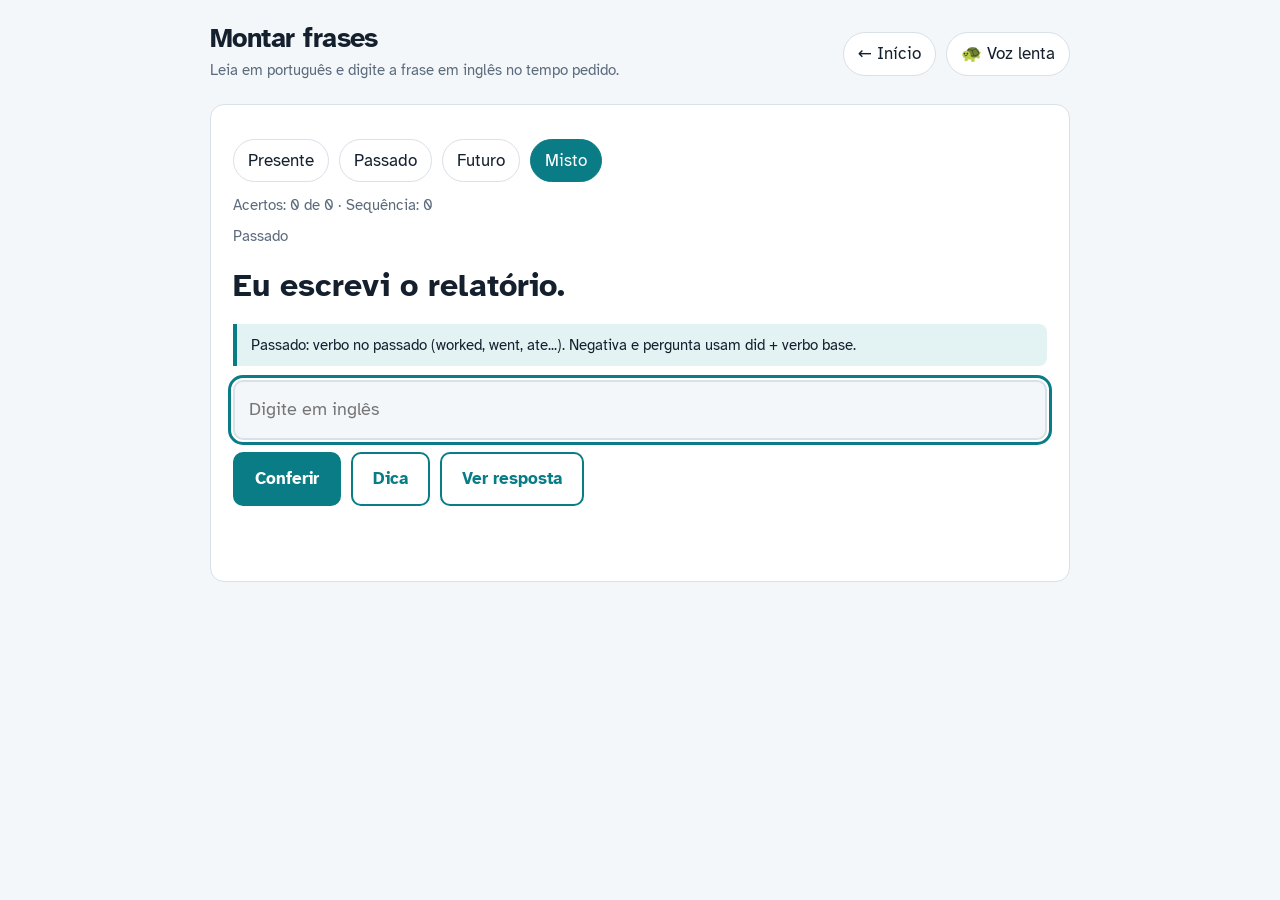
<file: frases.html>
<!doctype html>
<html lang="pt-BR">
<head>
<meta charset="utf-8">
<meta name="viewport" content="width=device-width, initial-scale=1, viewport-fit=cover">
<title>Montar frases</title>
<link href="https://fonts.googleapis.com/css2?family=Atkinson+Hyperlegible:wght@400;700&display=swap" rel="stylesheet">
<link rel="stylesheet" href="ingles.css">
</head>
<body>
<header class="top">
  <div><h1>Montar frases</h1><p class="sub">Leia em português e digite a frase em inglês no tempo pedido.</p></div>
  <div class="bar"><a class="tog" href="index.html">← Início</a><button class="tog" id="slow" aria-pressed="false">🐢 Voz lenta</button></div>
</header>
<div class="page"><div class="card">
  <div class="bar" id="modes"></div>
  <p class="sub" id="score"></p>
  <div id="ex"></div>
</div></div>
<script src="ingles.js"></script>
<script>
// índice: 0 presente, 1 passado, 2 futuro (com will)
const P=[
{pt:['Eu trabalho na fábrica.','Eu trabalhei na fábrica.','Eu vou trabalhar na fábrica.'],en:['I work at the factory.','I worked at the factory.','I will work at the factory.']},
{pt:['Ela vai de ônibus para o trabalho.','Ela foi de ônibus para o trabalho.','Ela vai de ônibus para o trabalho amanhã.'],en:['She goes to work by bus.','She went to work by bus.','She will go to work by bus tomorrow.']},
{pt:['Nós almoçamos ao meio-dia.','Nós almoçamos ao meio-dia ontem.','Nós vamos almoçar ao meio-dia.'],en:['We eat lunch at noon.','We ate lunch at noon yesterday.','We will eat lunch at noon.']},
{pt:['Ele compra um café toda manhã.','Ele comprou um café ontem de manhã.','Ele vai comprar um café amanhã de manhã.'],en:['He buys a coffee every morning.','He bought a coffee yesterday morning.','He will buy a coffee tomorrow morning.']},
{pt:['Eles encontram o cliente na segunda.','Eles encontraram o cliente na segunda.','Eles vão encontrar o cliente na segunda.'],en:['They meet the client on Monday.','They met the client on Monday.','They will meet the client on Monday.']},
{pt:['Eu escrevo o relatório.','Eu escrevi o relatório.','Eu vou escrever o relatório.'],en:['I write the report.','I wrote the report.','I will write the report.']},
{pt:['Meu chefe fala inglês.','Meu chefe falou inglês na reunião.','Meu chefe vai falar inglês na reunião.'],en:['My boss speaks English.','My boss spoke English at the meeting.','My boss will speak English at the meeting.']},
{pt:['Eu não tenho tempo.','Eu não tive tempo.','Eu não vou ter tempo.'],en:['I do not have time.|I don\'t have time.','I did not have time.|I didn\'t have time.','I will not have time.|I won\'t have time.']},
{pt:['Você pega o ônibus?','Você pegou o ônibus?','Você vai pegar o ônibus?'],en:['Do you take the bus?','Did you take the bus?','Will you take the bus?']},
{pt:['Ela gosta do novo emprego?','Ela gostou do novo emprego?','Ela vai gostar do novo emprego?'],en:['Does she like the new job?','Did she like the new job?','Will she like the new job?']},
{pt:['A máquina para a cada hora.','A máquina parou ontem.','A máquina vai parar amanhã.'],en:['The machine stops every hour.','The machine stopped yesterday.','The machine will stop tomorrow.']},
{pt:['Nós fazemos as peças aqui.','Nós fizemos as peças aqui.','Nós vamos fazer as peças aqui.'],en:['We make the parts here.','We made the parts here.','We will make the parts here.']},
{pt:['Eu vejo meus amigos aos domingos.','Eu vi meus amigos no domingo.','Eu vou ver meus amigos no domingo.'],en:['I see my friends on Sundays.','I saw my friends on Sunday.','I will see my friends on Sunday.']}
];
const T=['Presente','Passado','Futuro'];
const TIP=['Presente: com he/she/it o verbo ganha -s (works). Negativa e pergunta usam do/does.',
 'Passado: verbo no passado (worked, went, ate...). Negativa e pergunta usam did + verbo base.',
 'Futuro: use will + verbo base. Pergunta: Will + sujeito + verbo.'];
let mode='misto',cur=null,t=0,ok=0,tot=0,streak=0,last=-1,done=false;
const hm=location.hash.slice(1);
if(['presente','passado','futuro','misto'].includes(hm))mode=hm;

const norm=s=>s.toLowerCase().replace(/[’‘]/g,"'").replace(/won't/g,'will not').replace(/n't/g,' not')
  .replace(/'m\b/g,' am').replace(/'ll\b/g,' will').replace(/'re\b/g,' are')
  .replace(/[^a-z' ]/g,' ').replace(/\s+/g,' ').trim();

function modes(){
  $('#modes').innerHTML=['presente','passado','futuro','misto'].map(m=>`<button class="tog" data-m="${m}" aria-pressed="${m===mode}">${m[0].toUpperCase()+m.slice(1)}</button>`).join('');
}
function score(){$('#score').textContent=`Acertos: ${ok} de ${tot} · Sequência: ${streak}`}
function next(){
  let i;do{i=Math.floor(Math.random()*P.length)}while(i===last&&P.length>1);
  last=i;cur=P[i];done=false;
  t=mode==='misto'?Math.floor(Math.random()*3):['presente','passado','futuro'].indexOf(mode);
  $('#ex').innerHTML=`<div class="sub">${T[t]}</div><div class="big">${cur.pt[t]}</div>
  <div class="tip">${TIP[t]}</div>
  <input type="text" id="in" autocomplete="off" autocapitalize="off" spellcheck="false" placeholder="Digite em inglês" aria-label="Sua frase em inglês">
  <div class="bar" id="act"><button class="btn" data-a="chk">Conferir</button><button class="btn alt" data-a="hint">Dica</button><button class="btn alt" data-a="show">Ver resposta</button></div>
  <div class="fb" id="fb" aria-live="polite"></div>`;
  $('#in').focus();
  $('#in').onkeydown=e=>{if(e.key==='Enter')done?next():check()};
}
const answers=()=>cur.en[t].split('|');
function finish(good){
  done=true;tot++;
  if(good){ok++;streak++}else streak=0;
  score();
  $('#fb').innerHTML=(good?`<span style="color:var(--ok)">✔ Correto!</span> `:`<span style="color:var(--bad)">✘ Resposta:</span> `)+answers()[0];
  $('#act').innerHTML=`<button class="btn" data-a="next">Próxima</button><button class="btn alt" data-a="say">🔊 Ouvir</button>`;
  say(answers()[0]);
}
function check(){
  const v=norm($('#in').value);if(!v)return;
  if(answers().some(a=>norm(a)===v))finish(true);
  else{
    $('#fb').innerHTML=`<span style="color:var(--bad)">Ainda não. Confira o tempo verbal e tente de novo.</span>`;
    const w=$('#in');w.focus();
  }
}
document.onclick=e=>{
  const b=e.target.closest('button');if(!b)return;const d=b.dataset;
  if(d.m){mode=d.m;modes();next()}
  else if(d.a==='chk')check();
  else if(d.a==='hint')$('#fb').innerHTML=`Palavras: ${shuf(answers()[0].replace(/[.?!]/g,'').split(' ')).join(' · ')}`;
  else if(d.a==='show'&&!done)finish(false);
  else if(d.a==='next')next();
  else if(d.a==='say')say(answers()[0]);
};
modes();score();next();
</script>
</body>
</html>
</file>
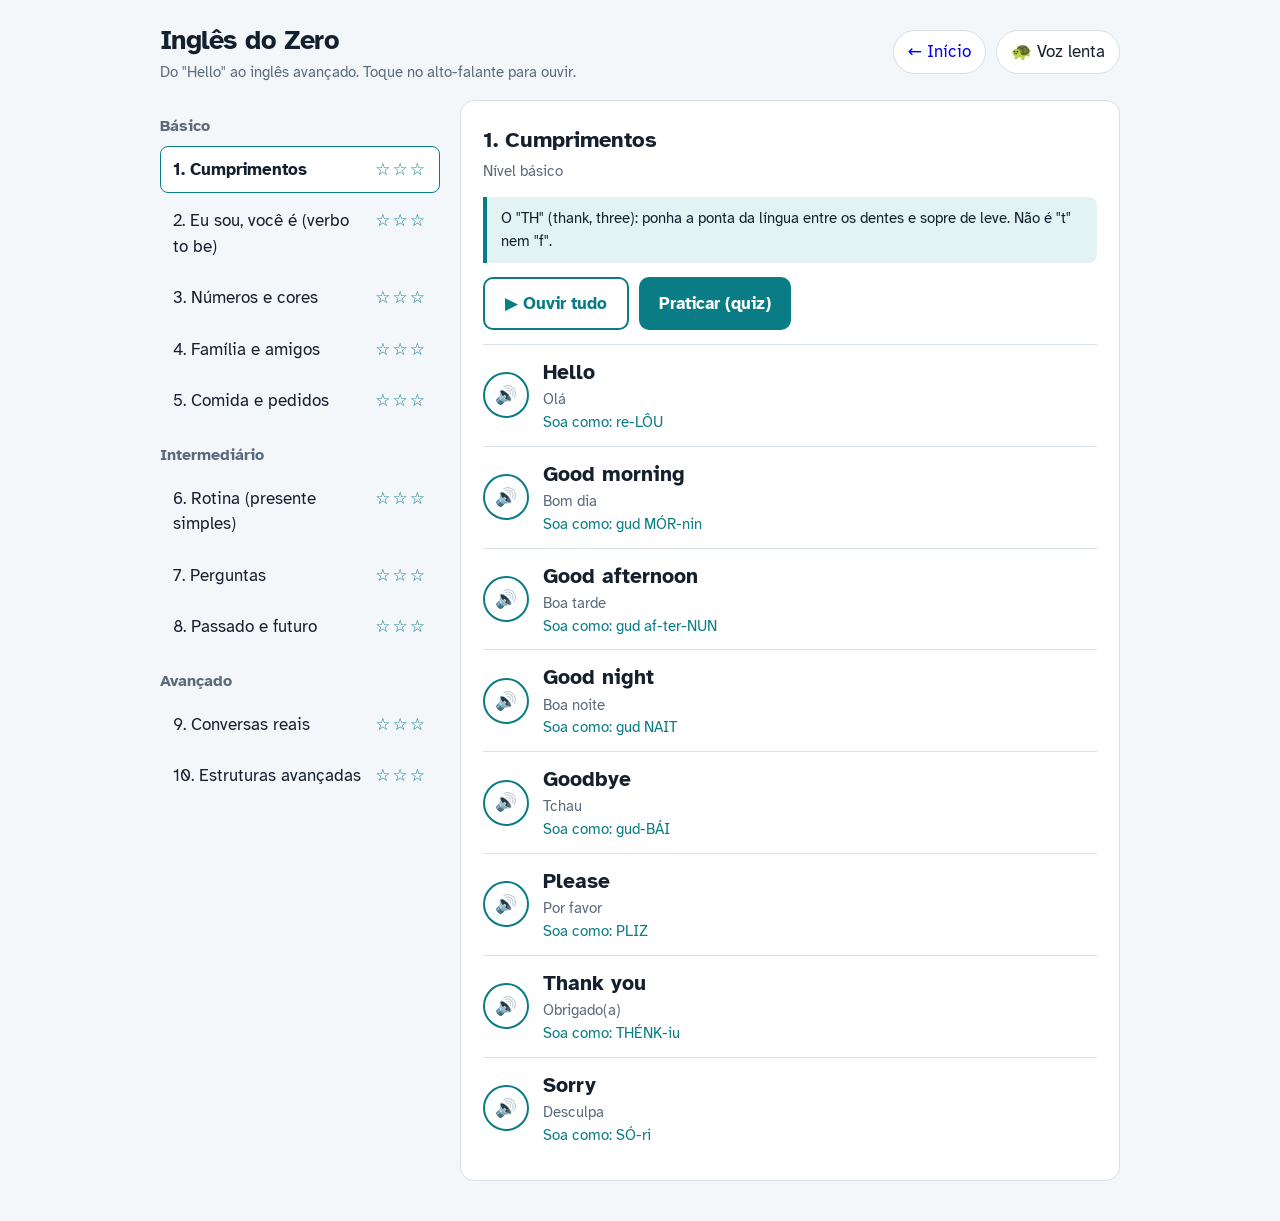
<file: ingles-do-zero.html>
<!doctype html>
<html lang="pt-BR">
<head>
<meta charset="utf-8">
<meta name="viewport" content="width=device-width, initial-scale=1, viewport-fit=cover">
<title>Inglês do Zero</title>
<link href="https://fonts.googleapis.com/css2?family=Atkinson+Hyperlegible:wght@400;700&display=swap" rel="stylesheet">
<style>
:root{--bg:#f4f7fa;--card:#fff;--ink:#14202e;--mute:#5b6b7c;--line:#d8e0e8;--acc:#0a7c86;--accw:#fff;--ok:#1d8a4e;--bad:#c0392b;--hl:#e3f3f4;
box-sizing:border-box;padding-top:env(safe-area-inset-top,0px);padding-bottom:env(safe-area-inset-bottom,0px)}
@media (prefers-color-scheme:dark){:root:not([data-theme="light"]){--bg:#0f1720;--card:#18232f;--ink:#e8eef4;--mute:#9aabbb;--line:#2a3846;--acc:#3cc1cb;--accw:#06232a;--ok:#4cc27f;--bad:#ff7a6b;--hl:#183a40}}
:root[data-theme="dark"]{--bg:#0f1720;--card:#18232f;--ink:#e8eef4;--mute:#9aabbb;--line:#2a3846;--acc:#3cc1cb;--accw:#06232a;--ok:#4cc27f;--bad:#ff7a6b;--hl:#183a40}
*{box-sizing:border-box}
html{scroll-padding-top:env(safe-area-inset-top,0px)}
body{margin:0;background:var(--bg);color:var(--ink);font:17px/1.5 "Atkinson Hyperlegible",system-ui,sans-serif}
header{padding:20px 20px 8px;max-width:1000px;margin:auto;display:flex;flex-wrap:wrap;gap:12px;align-items:center;justify-content:space-between}
h1{margin:0;font-size:1.7rem;letter-spacing:-.02em}
h2{margin:0 0 4px;font-size:1.4rem}
.sub{color:var(--mute);margin:0;font-size:.95rem}
button{font:inherit;cursor:pointer;color:inherit}
button:focus-visible{outline:3px solid var(--acc);outline-offset:2px}
.tog{border:1px solid var(--line);background:var(--card);border-radius:999px;padding:8px 14px}
.tog[aria-pressed=true]{background:var(--acc);color:var(--accw);border-color:var(--acc)}
.wrap{max-width:1000px;margin:auto;padding:8px 20px 40px;display:grid;grid-template-columns:280px 1fr;gap:20px}
@media (max-width:760px){.wrap{grid-template-columns:1fr}}
nav{display:flex;flex-direction:column;gap:4px}
nav h3{margin:14px 0 4px;font-size:1rem;color:var(--mute);font-weight:700}
nav button{display:flex;justify-content:space-between;gap:8px;text-align:left;border:1px solid transparent;background:none;padding:10px 12px;border-radius:8px}
nav button:hover{background:var(--hl)}
nav button[aria-current=true]{background:var(--card);border-color:var(--acc);font-weight:700}
.stars{color:var(--acc);white-space:nowrap;letter-spacing:2px}
main{background:var(--card);border:1px solid var(--line);border-radius:14px;padding:22px;min-height:420px}
.tip{background:var(--hl);border-left:4px solid var(--acc);padding:10px 14px;margin:14px 0;border-radius:0 8px 8px 0;font-size:.95rem}
.row{display:flex;align-items:center;gap:14px;padding:12px 0;border-top:1px solid var(--line)}
.sp{flex:none;width:46px;height:46px;border-radius:50%;border:2px solid var(--acc);background:none;color:var(--acc);font-size:1.1rem}
.sp:hover,.sp.on{background:var(--acc);color:var(--accw)}
.en{font-size:1.3rem;font-weight:700}
.pt{color:var(--mute);font-size:.95rem}
.pr{color:var(--acc);font-size:.95rem}
.btn{border:0;background:var(--acc);color:var(--accw);padding:12px 20px;border-radius:10px;font-weight:700}
.btn.alt{background:none;border:2px solid var(--acc);color:var(--acc)}
.bar{display:flex;gap:10px;flex-wrap:wrap;margin:14px 0}
.q{font-size:1.35rem;font-weight:700;margin:16px 0}
.opts{display:grid;gap:10px}
.opt{text-align:left;border:2px solid var(--line);background:var(--card);padding:14px;border-radius:10px;font-size:1.05rem}
.opt:hover:not(:disabled){border-color:var(--acc)}
.opt.ok{border-color:var(--ok);background:color-mix(in srgb,var(--ok) 15%,var(--card))}
.opt.bad{border-color:var(--bad);background:color-mix(in srgb,var(--bad) 15%,var(--card))}
.fb{margin:14px 0;font-weight:700;min-height:1.5em}
.prog{height:8px;background:var(--line);border-radius:8px;overflow:hidden}
.prog i{display:block;height:100%;background:var(--acc);transition:width .3s}
.ans,.pool{display:flex;flex-wrap:wrap;gap:8px;min-height:56px;padding:10px;border:2px dashed var(--line);border-radius:10px;margin:10px 0}
.chip{border:2px solid var(--acc);background:var(--card);border-radin:8px;border-radius:8px;padding:8px 12px;font-size:1.05rem}
.big{font-size:2.4rem;margin:8px 0}
</style>
</head>
<body>
<header>
  <div><h1>Inglês do Zero</h1><p class="sub">Do "Hello" ao inglês avançado. Toque no alto-falante para ouvir.</p></div>
  <div style="display:flex;gap:10px;flex-wrap:wrap"><a class="tog" href="index.html" style="text-decoration:none">← Início</a><button class="tog" id="slow" aria-pressed="false">🐢 Voz lenta</button></div>
</header>
<div class="wrap">
  <nav id="nav" aria-label="Lições"></nav>
  <main id="main"></main>
</div>
<script>
// [inglês, português, pronúncia aproximada (opcional)]
const LV=['Básico','Intermediário','Avançado'];
const LS=[
{t:'Cumprimentos',lv:0,tip:'O "TH" (thank, three): ponha a ponta da língua entre os dentes e sopre de leve. Não é "t" nem "f".',i:[
['Hello','Olá','re-LÔU'],['Good morning','Bom dia','gud MÓR-nin'],['Good afternoon','Boa tarde','gud af-ter-NUN'],['Good night','Boa noite','gud NAIT'],['Goodbye','Tchau','gud-BÁI'],['Please','Por favor','PLIZ'],['Thank you','Obrigado(a)','THÉNK-iu'],['Sorry','Desculpa','SÓ-ri']]},
{t:'Eu sou, você é (verbo to be)',lv:0,tip:'"To be" = ser/estar. I am, you are, he/she/it is, we/you/they are. Em inglês o sujeito é obrigatório: nunca diga só "am happy".',i:[
['I am','Eu sou / estou','ai ÉM'],['You are','Você é / está','iu AR'],['He is','Ele é / está','rri IZ'],['She is','Ela é / está','chi IZ'],['We are','Nós somos','uí AR'],['They are','Eles são','dêi AR'],['My name is Luiz.','Meu nome é Luiz.','mai NÊIM iz Luiz'],['I am from Brazil.','Eu sou do Brasil.','ai ém from bra-ZÍL']]},
{t:'Números e cores',lv:0,tip:'O "R" inglês não vibra como o "rr" do português: a língua não encosta em lugar nenhum.',i:[
['One','Um','UÂN'],['Two','Dois','TU'],['Three','Três','THRI'],['Five','Cinco','FAIV'],['Ten','Dez','TÉN'],['Red','Vermelho','RÉD'],['Blue','Azul','BLU'],['Green','Verde','GRIN'],['Black','Preto','BLÉK'],['White','Branco','UÁIT']]},
{t:'Família e amigos',lv:0,tip:'Em mother, father e brother o "TH" é vibrado (língua entre os dentes, com voz).',i:[
['Mother','Mãe','MÂ-dhâr'],['Father','Pai','FÁ-dhâr'],['Brother','Irmão','BRÂ-dhâr'],['Sister','Irmã','SÍS-târ'],['Friend','Amigo(a)','FRÉND'],['This is my friend.','Este é meu amigo.','dhis iz mai frénd'],['My family is big.','Minha família é grande.','mai FÉ-mâ-li iz big']]},
{t:'Comida e pedidos',lv:0,tip:'"I would like..." é a forma educada de pedir. "I want..." soa seco.',i:[
['Water','Água','UÓ-târ'],['Coffee','Café','KÓ-fi'],['Bread','Pão','BRÉD'],['I want coffee.','Eu quero café.','ai uónt KÓ-fi'],['I would like some water.','Eu gostaria de água.','ai uud laik sâm UÓ-târ'],['How much is it?','Quanto custa?','rráu mâtch iz it'],['The bill, please.','A conta, por favor.','dhâ bil, pliz'],['Where is the bathroom?','Onde fica o banheiro?','uér iz dhâ BÉTH-rum']]},
{t:'Rotina (presente simples)',lv:1,tip:'Com he/she/it o verbo ganha -s: "She works". Nas negativas e perguntas use do/does: "He doesn\'t work", "Do you work?".',i:[
['I wake up at seven.','Eu acordo às sete.'],['I work every day.','Eu trabalho todo dia.'],['She drinks coffee in the morning.','Ela bebe café de manhã.'],['He doesn\'t like tea.','Ele não gosta de chá.'],['Do you speak English?','Você fala inglês?'],['I study English at night.','Eu estudo inglês à noite.'],['We usually eat at home.','Nós geralmente comemos em casa.']]},
{t:'Perguntas',lv:1,tip:'What (o quê), Where (onde), When (quando), Who (quem), Why (por quê), How (como). Vão no começo da frase.',i:[
['What is your name?','Qual é o seu nome?'],['Where do you live?','Onde você mora?'],['When does the class start?','Quando a aula começa?'],['Who is she?','Quem é ela?'],['Why are you late?','Por que você está atrasado?'],['How are you today?','Como você está hoje?'],['Can you help me?','Você pode me ajudar?']]},
{t:'Passado e futuro',lv:1,tip:'Passado: verbo + -ed (worked) ou irregular (go → went). Futuro: will + verbo, ou am/is/are going to + verbo. Negativa/pergunta no passado usa did + verbo base.',i:[
['I worked yesterday.','Eu trabalhei ontem.'],['She went to the market.','Ela foi ao mercado.'],['We didn\'t see the movie.','Nós não vimos o filme.'],['Did you eat lunch?','Você almoçou?'],['I will travel next month.','Eu vou viajar no mês que vem.'],['They are going to study tonight.','Eles vão estudar hoje à noite.'],['Tomorrow I will call you.','Amanhã eu ligo para você.']]},
{t:'Conversas reais',lv:2,tip:'Estas frases salvam qualquer conversa. Use "Could you repeat that?" sem medo: nativos pedem isso o tempo todo.',i:[
['Could you repeat that, please?','Pode repetir, por favor?'],['I\'m not sure I understand.','Não tenho certeza se entendi.'],['What do you do for a living?','O que você faz da vida (profissão)?'],['Let me think about it.','Deixa eu pensar sobre isso.'],['It depends on the situation.','Depende da situação.'],['I\'m looking forward to meeting you.','Estou ansioso para te conhecer.'],['I\'ve heard a lot about you.','Ouvi falar muito de você.']]},
{t:'Estruturas avançadas',lv:2,tip:'Present perfect (have + particípio) liga passado e presente. Condicional: if + passado, would + verbo. Treine ouvindo no modo lento e repetindo em voz alta.',i:[
['I have been learning English for three months.','Estou aprendendo inglês há três meses.'],['If I had more time, I would travel more.','Se eu tivesse mais tempo, viajaria mais.'],['She said that she was tired.','Ela disse que estava cansada.'],['I wish I could speak English fluently.','Queria poder falar inglês fluentemente.'],['Although it was raining, we went out.','Embora estivesse chovendo, nós saímos.'],['By the time you arrive, I will have finished.','Quando você chegar, eu já terei terminado.'],['You should have told me earlier.','Você deveria ter me contado antes.']]}
];

const $=s=>document.querySelector(s);
const shuf=a=>{a=a.slice();for(let i=a.length-1;i>0;i--){const j=Math.floor(Math.random()*(i+1));[a[i],a[j]]=[a[j],a[i]]}return a};
let slow=false,cur=0,voices=[],prog={};
try{prog=JSON.parse(localStorage.getItem('eng')||'{}')}catch(e){}
const save=()=>{try{localStorage.setItem('eng',JSON.stringify(prog))}catch(e){}};

// ---- voz ----
const TTS='speechSynthesis' in window;
const loadV=()=>{voices=speechSynthesis.getVoices().filter(v=>v.lang.startsWith('en'))};
if(TTS){loadV();speechSynthesis.onvoiceschanged=loadV}
function say(t,btn){
  if(!TTS){alert('Seu navegador não tem voz. Tente o Chrome ou o Safari.');return}
  speechSynthesis.cancel();
  const u=new SpeechSynthesisUtterance(t);u.lang='en-US';u.rate=slow?.55:.9;
  const v=voices.find(v=>v.lang==='en-US')||voices[0];if(v)u.voice=v;
  if(btn){btn.classList.add('on');u.onend=u.onerror=()=>btn.classList.remove('on')}
  speechSynthesis.speak(u);
}
$('#slow').onclick=e=>{slow=!slow;e.currentTarget.setAttribute('aria-pressed',slow)};

// ---- menu ----
function menu(){
  let h='';
  LV.forEach((n,l)=>{h+=`<h3>${n}</h3>`;LS.forEach((s,i)=>{if(s.lv!==l)return;
    const st=prog[i]||0;
    h+=`<button data-i="${i}" ${i===cur?'aria-current="true"':''}><span>${i+1}. ${s.t}</span><span class="stars" aria-label="${st} de 3 estrelas">${'★'.repeat(st)}${'☆'.repeat(3-st)}</span></button>`})});
  $('#nav').innerHTML=h;
  $('#nav').querySelectorAll('button').forEach(b=>b.onclick=()=>lesson(+b.dataset.i));
}

// ---- lição ----
function lesson(i){
  cur=i;menu();const L=LS[i];
  let h=`<h2>${i+1}. ${L.t}</h2><p class="sub">Nível ${LV[L.lv].toLowerCase()}</p><div class="tip">${L.tip}</div>
  <div class="bar"><button class="btn alt" id="all">▶ Ouvir tudo</button><button class="btn" id="go">Praticar (quiz)</button></div>`;
  L.i.forEach((it,n)=>{h+=`<div class="row"><button class="sp" data-n="${n}" aria-label="Ouvir ${it[0]}">🔊</button><div><div class="en">${it[0]}</div><div class="pt">${it[1]}</div>${it[2]?`<div class="pr">Soa como: ${it[2]}</div>`:''}</div></div>`});
  $('#main').innerHTML=h;
  document.querySelectorAll('.sp').forEach(b=>b.onclick=()=>say(L.i[b.dataset.n][0],b));
  $('#go').onclick=quiz;
  $('#all').onclick=()=>{if(!TTS)return;speechSynthesis.cancel();L.i.forEach(it=>{const u=new SpeechSynthesisUtterance(it[0]);u.lang='en-US';u.rate=slow?.55:.9;const v=voices.find(v=>v.lang==='en-US')||voices[0];if(v)u.voice=v;speechSynthesis.speak(u)})};
  window.scrollTo({top:0});
}

// ---- quiz ----
let qs=[],qi=0,score=0;
function opts(it,idx){
  const L=LS[cur];let pool=L.i.filter(x=>x!==it).map(x=>x[idx]);
  if(pool.length<3)pool=pool.concat(LS.flatMap(s=>s.i).filter(x=>x!==it).map(x=>x[idx]));
  pool=[...new Set(pool)].filter(x=>x!==it[idx]);
  return shuf([it[idx],...shuf(pool).slice(0,3)]);
}
function quiz(){
  const L=LS[cur];
  qs=shuf(L.i).slice(0,6).map((it,n)=>{
    const t=n%3;
    if(t===0)return{k:'listen',it,o:opts(it,1)};
    if(t===1)return{k:'pt2en',it,o:opts(it,0)};
    return it[0].split(' ').length>=3?{k:'order',it}:{k:'en2pt',it,o:opts(it,1)};
  });
  qi=0;score=0;ask();
}
function ask(){
  if(qi>=qs.length)return end();
  const q=qs[qi],it=q.it;
  let h=`<div class="prog" role="progressbar" aria-valuemax="${qs.length}" aria-valuenow="${qi}"><i style="width:${qi/qs.length*100}%"></i></div>`;
  if(q.k==='listen')h+=`<div class="q">Ouça e escolha o significado</div><button class="btn alt" id="rep">🔊 Ouvir de novo</button>`;
  if(q.k==='pt2en')h+=`<div class="q">Como se diz: “${it[1]}”?</div>`;
  if(q.k==='en2pt')h+=`<div class="q">O que significa “${it[0]}”?</div><button class="btn alt" id="rep">🔊 Ouvir</button>`;
  if(q.k==='order')h+=`<div class="q">Monte a frase: “${it[1]}”</div><div class="ans" id="ans" aria-label="Sua frase"></div><div class="pool" id="pool"></div><button class="btn" id="chk">Conferir</button>`;
  else h+=`<div class="opts">${q.o.map(o=>`<button class="opt">${o}</button>`).join('')}</div>`;
  h+=`<div class="fb" id="fb" aria-live="polite"></div><button class="btn" id="nx" hidden>Continuar</button>`;
  $('#main').innerHTML=h;
  if(q.k==='listen'||q.k==='en2pt'){const r=$('#rep');r.onclick=()=>say(it[0],r);if(q.k==='listen')setTimeout(()=>say(it[0]),250)}
  $('#nx').onclick=()=>{qi++;ask()};
  if(q.k==='order')return order(q);
  const right=q.k==='pt2en'?it[0]:it[1];
  document.querySelectorAll('.opt').forEach(b=>b.onclick=()=>{
    const ok=b.textContent===right;
    document.querySelectorAll('.opt').forEach(x=>{x.disabled=true;if(x.textContent===right)x.classList.add('ok')});
    if(!ok)b.classList.add('bad');else score++;
    done(ok,it);
  });
}
function order(q){
  const it=q.it,words=it[0].split(' ');let pool=shuf(words.map((w,i)=>({w,i}))),ans=[];
  const draw=()=>{
    $('#ans').innerHTML='';$('#pool').innerHTML='';
    ans.forEach(o=>{const b=document.createElement('button');b.className='chip';b.textContent=o.w;b.onclick=()=>{ans=ans.filter(x=>x!==o);pool.push(o);draw()};$('#ans').append(b)});
    pool.forEach(o=>{const b=document.createElement('button');b.className='chip';b.textContent=o.w;b.onclick=()=>{pool=pool.filter(x=>x!==o);ans.push(o);draw()};$('#pool').append(b)});
  };
  draw();
  $('#chk').onclick=()=>{
    const ok=ans.map(o=>o.w).join(' ')===it[0];
    if(ok)score++;
    $('#chk').hidden=true;done(ok,it);
  };
}
function done(ok,it){
  $('#fb').innerHTML=ok?`<span style="color:var(--ok)">✔ Correto!</span>`:`<span style="color:var(--bad)">✘ Resposta: ${it[0]} = ${it[1]}</span>`;
  say(it[0]);$('#nx').hidden=false;$('#nx').focus();
}
function end(){
  const n=qs.length,st=score===n?3:score>=n-2?2:score>=n/2?1:0;
  if(st>(prog[cur]||0)){prog[cur]=st;save()}
  menu();
  const next=cur+1<LS.length;
  $('#main').innerHTML=`<h2>Resultado</h2><div class="big stars">${'★'.repeat(st)}${'☆'.repeat(3-st)}</div><p>Você acertou ${score} de ${n}.</p><p class="sub">${st===3?'Perfeito! Pode avançar.':st>=1?'Bom! Ouça de novo e tente tirar 3 estrelas.':'Sem problema: releia a lição, ouça no modo lento e tente de novo.'}</p>
  <div class="bar"><button class="btn alt" id="rv">Rever lição</button><button class="btn" id="rt">Refazer quiz</button>${next?'<button class="btn alt" id="nl">Próxima lição →</button>':''}</div>`;
  $('#rv').onclick=()=>lesson(cur);$('#rt').onclick=quiz;if(next)$('#nl').onclick=()=>lesson(cur+1);
}
const mh=location.hash.match(/nivel(\d)/);
lesson(mh?Math.max(0,LS.findIndex(s=>s.lv==mh[1])):0);
</script>
</body>
</html>
</file>
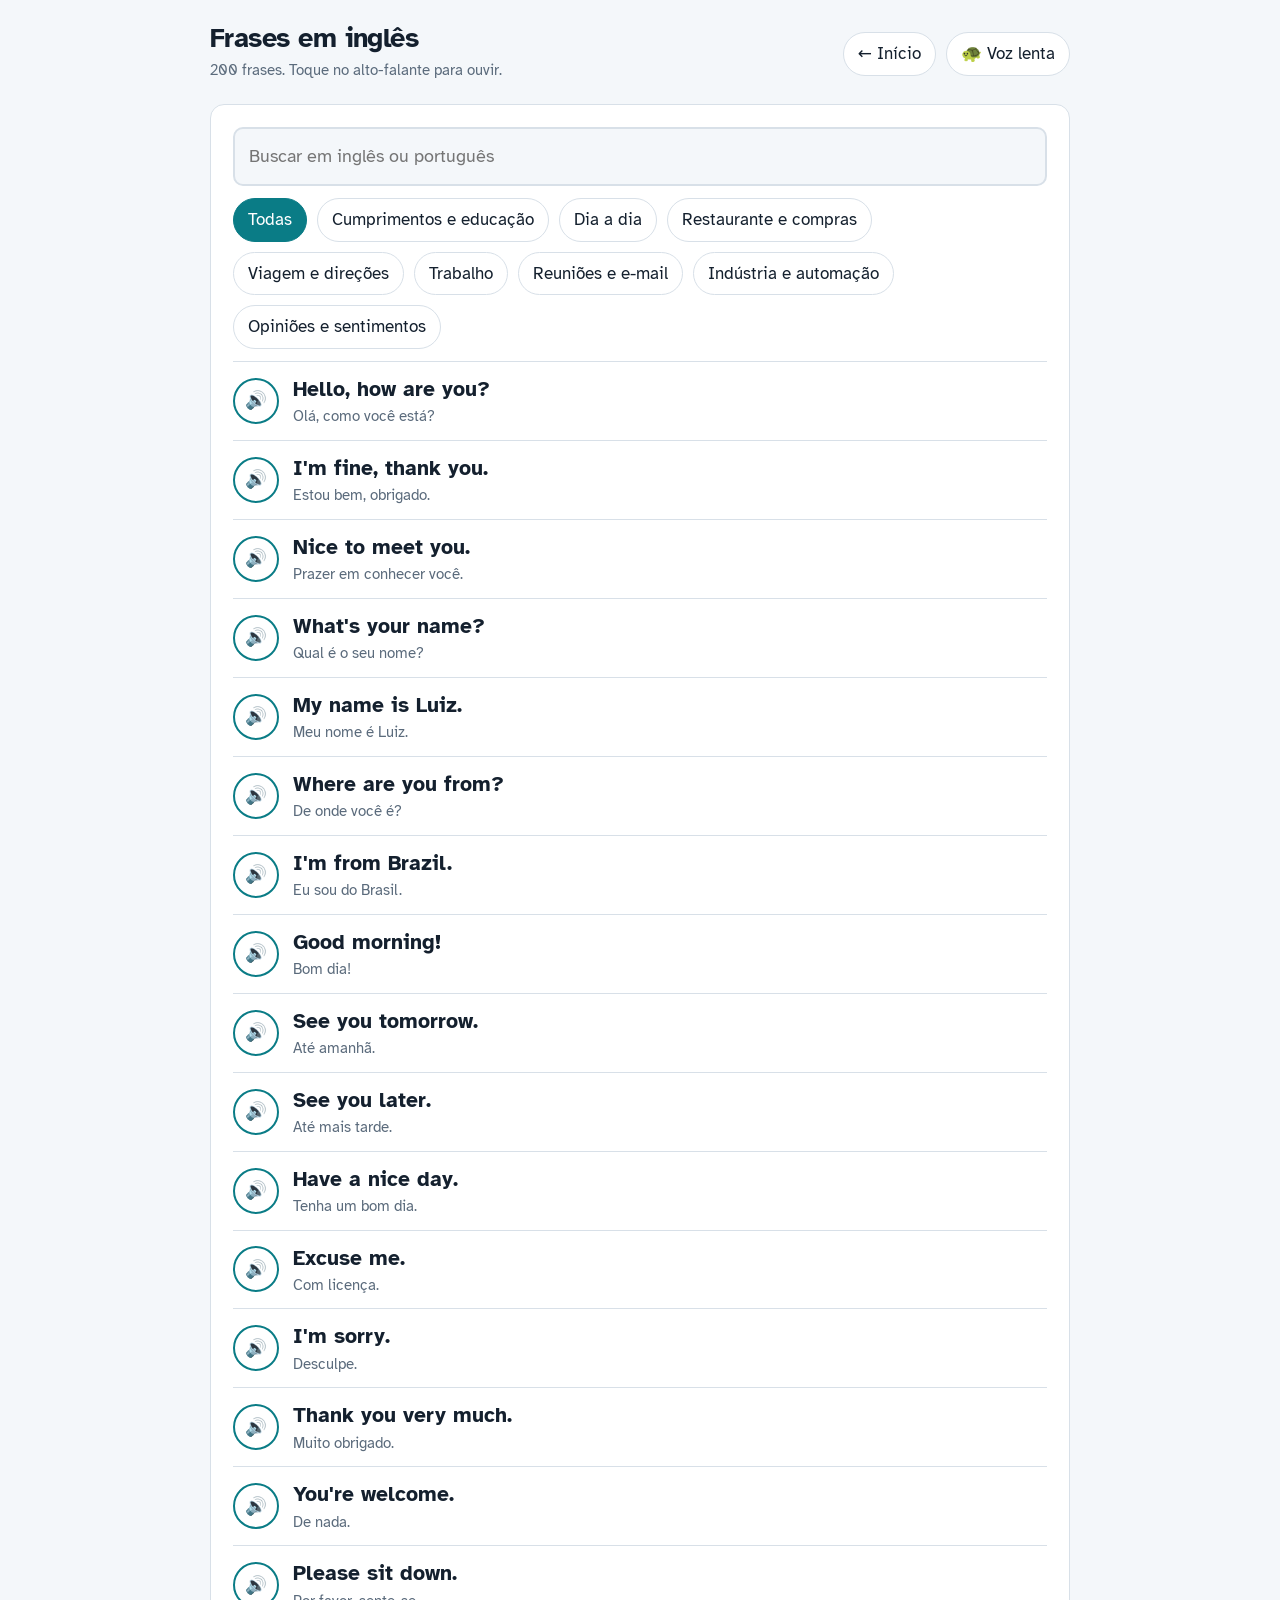
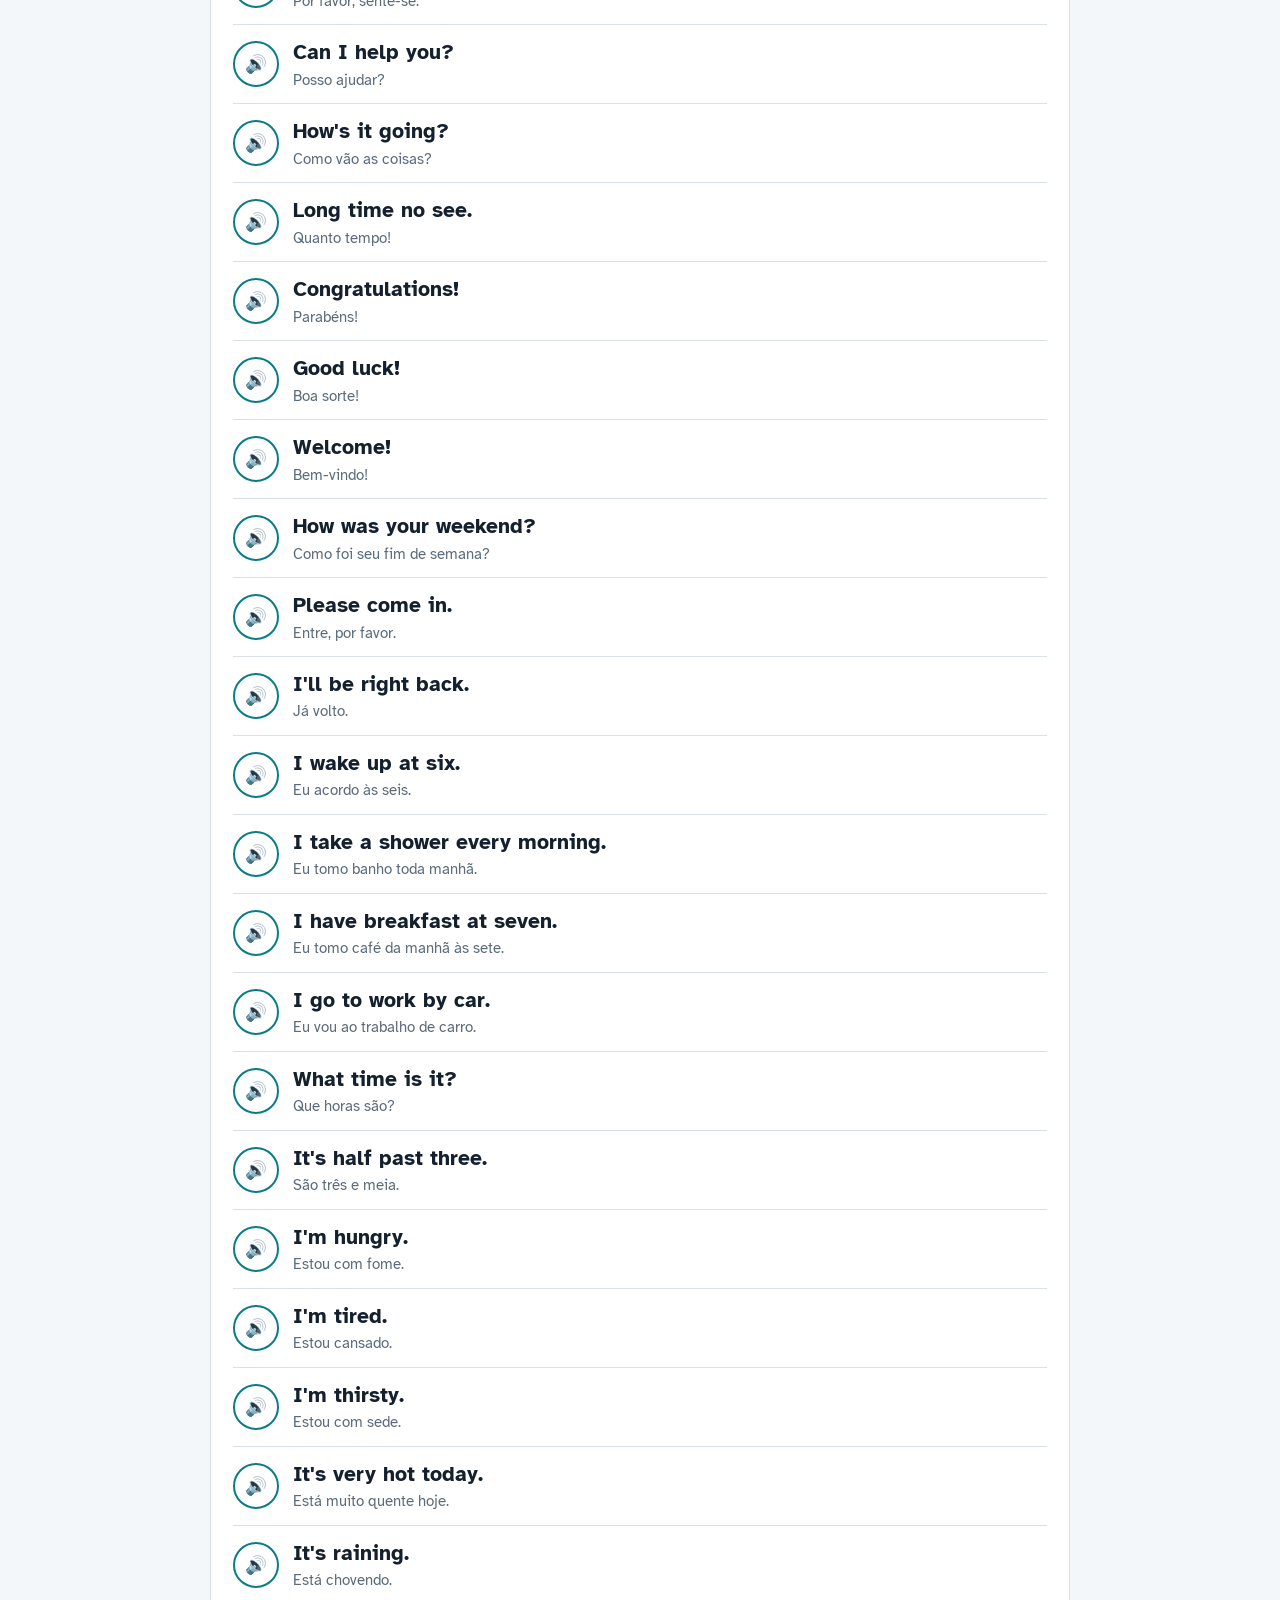
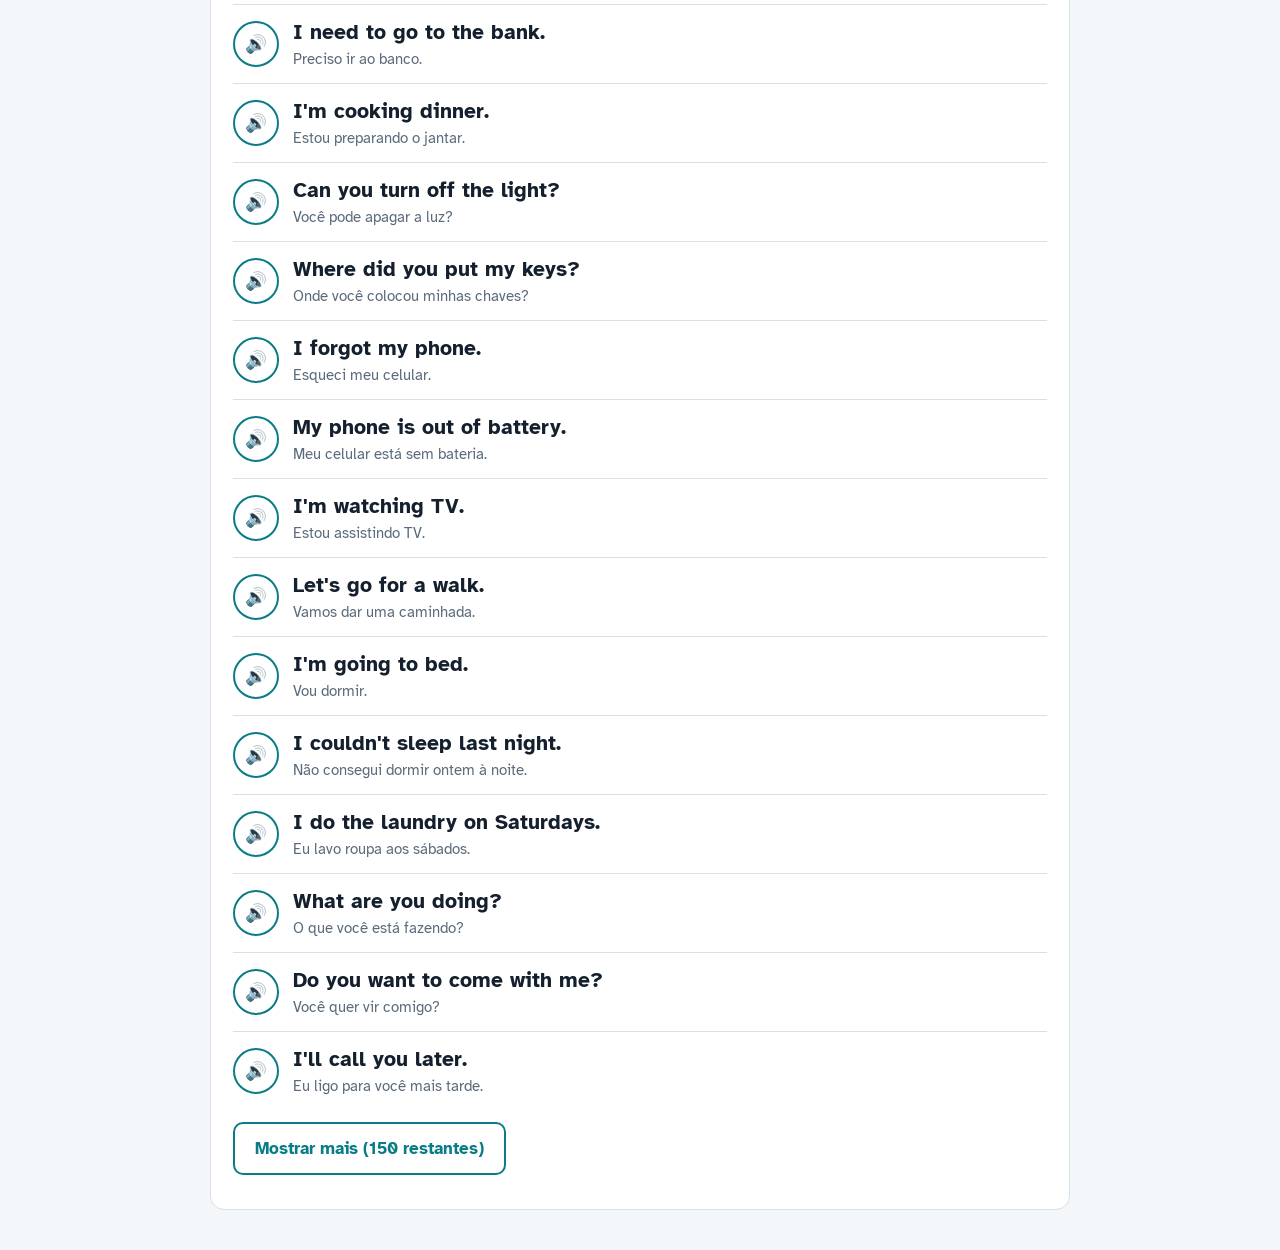
<file: mil-frases.html>
<!doctype html>
<html lang="pt-BR">
<head>
<meta charset="utf-8">
<meta name="viewport" content="width=device-width, initial-scale=1, viewport-fit=cover">
<title>Frases em inglês</title>
<link href="https://fonts.googleapis.com/css2?family=Atkinson+Hyperlegible:wght@400;700&display=swap" rel="stylesheet">
<link rel="stylesheet" href="ingles.css">
</head>
<body>
<header class="top">
  <div><h1>Frases em inglês</h1><p class="sub" id="cnt"></p></div>
  <div class="bar"><a class="tog" href="index.html">← Início</a><button class="tog" id="slow" aria-pressed="false">🐢 Voz lenta</button></div>
</header>
<div class="page"><div class="card">
  <input type="text" id="q" placeholder="Buscar em inglês ou português" aria-label="Buscar frase" autocomplete="off">
  <div class="bar" id="cats"></div>
  <div id="list"></div>
  <div class="bar"><button class="btn alt" id="more" hidden>Mostrar mais</button></div>
</div></div>
<script src="ingles.js"></script>
<script src="mil-frases.js"></script>
<script>
const D=[],CATS=[];let c0='',cat='Todas',lim=50,term='';
RAW.split('\n').forEach(l=>{
  l=l.trim();if(!l)return;
  if(l[0]==='#'){c0=l.slice(1);CATS.push(c0)}
  else{const [e,p]=l.split('|');D.push({c:c0,e,p,s:fold(e+' '+p)})}
});
function fold(s){return s.toLowerCase().normalize('NFD').replace(/[\u0300-\u036f]/g,'')}
$('#cnt').textContent=D.length+' frases. Toque no alto-falante para ouvir.';

function view(){
  const f=D.filter(x=>(cat==='Todas'||x.c===cat)&&(!term||x.s.includes(term)));
  $('#cats').innerHTML=['Todas',...CATS].map(c=>`<button class="tog" data-c="${c}" aria-pressed="${c===cat}">${c}</button>`).join('');
  $('#list').innerHTML=f.length?f.slice(0,lim).map(x=>`<div class="row"><button class="sp" data-i="${D.indexOf(x)}" aria-label="Ouvir">🔊</button><div><div class="en">${x.e}</div><div class="pt">${x.p}</div></div></div>`).join(''):'<p class="sub">Nenhuma frase encontrada.</p>';
  $('#more').hidden=f.length<=lim;
  $('#more').textContent=`Mostrar mais (${f.length-lim} restantes)`;
}
$('#q').oninput=e=>{term=fold(e.target.value.trim());lim=50;view()};
$('#more').onclick=()=>{lim+=50;view()};
document.onclick=e=>{
  const b=e.target.closest('button');if(!b)return;
  if(b.dataset.c){cat=b.dataset.c;lim=50;view()}
  else if(b.dataset.i)say(D[b.dataset.i].e);
};
view();
</script>
</body>
</html>
</file>
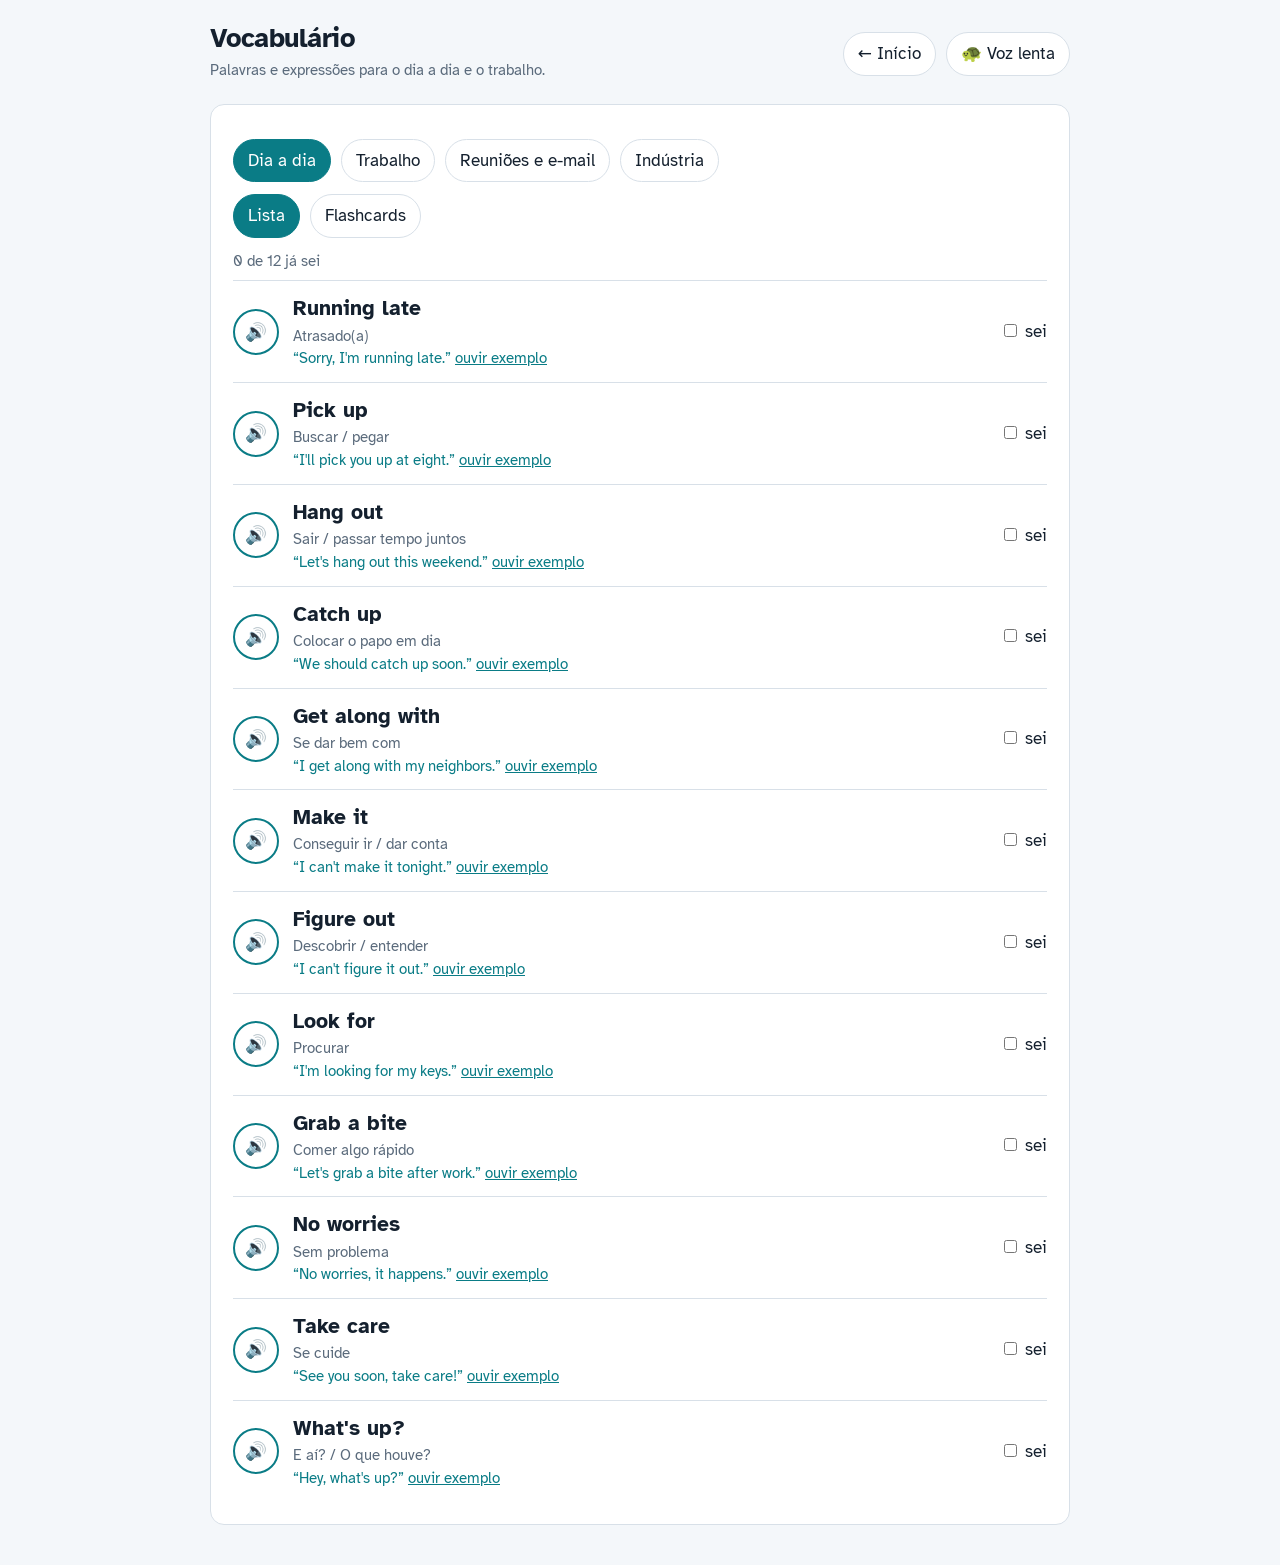
<file: vocabulario.html>
<!doctype html>
<html lang="pt-BR">
<head>
<meta charset="utf-8">
<meta name="viewport" content="width=device-width, initial-scale=1, viewport-fit=cover">
<title>Vocabulário</title>
<link href="https://fonts.googleapis.com/css2?family=Atkinson+Hyperlegible:wght@400;700&display=swap" rel="stylesheet">
<link rel="stylesheet" href="ingles.css">
</head>
<body>
<header class="top">
  <div><h1>Vocabulário</h1><p class="sub">Palavras e expressões para o dia a dia e o trabalho.</p></div>
  <div class="bar"><a class="tog" href="index.html">← Início</a><button class="tog" id="slow" aria-pressed="false">🐢 Voz lenta</button></div>
</header>
<div class="page"><div class="card" id="app"></div></div>
<script src="ingles.js"></script>
<script>
// [inglês, português, frase de exemplo]
const V=[
{t:'Dia a dia',i:[
['Running late','Atrasado(a)','Sorry, I\'m running late.'],
['Pick up','Buscar / pegar','I\'ll pick you up at eight.'],
['Hang out','Sair / passar tempo juntos','Let\'s hang out this weekend.'],
['Catch up','Colocar o papo em dia','We should catch up soon.'],
['Get along with','Se dar bem com','I get along with my neighbors.'],
['Make it','Conseguir ir / dar conta','I can\'t make it tonight.'],
['Figure out','Descobrir / entender','I can\'t figure it out.'],
['Look for','Procurar','I\'m looking for my keys.'],
['Grab a bite','Comer algo rápido','Let\'s grab a bite after work.'],
['No worries','Sem problema','No worries, it happens.'],
['Take care','Se cuide','See you soon, take care!'],
['What\'s up?','E aí? / O que houve?','Hey, what\'s up?']]},
{t:'Trabalho',i:[
['Deadline','Prazo','The deadline is Friday.'],
['Schedule','Agenda / programar','Let me check my schedule.'],
['Meeting','Reunião','I have a meeting at ten.'],
['Coworker','Colega de trabalho','My coworker is on vacation.'],
['Manager','Gerente / chefe','I\'ll ask my manager.'],
['Task','Tarefa','This task is almost done.'],
['Follow up','Dar retorno / acompanhar','I\'ll follow up tomorrow.'],
['Workload','Carga de trabalho','My workload is heavy this week.'],
['Day off','Dia de folga','Tomorrow is my day off.'],
['Raise','Aumento de salário','She asked for a raise.'],
['I\'m on it','Já estou cuidando disso','Got it, I\'m on it.'],
['Reach out','Entrar em contato','Feel free to reach out.']]},
{t:'Reuniões e e-mail',i:[
['Agenda','Pauta','Let\'s go through the agenda.'],
['Attach','Anexar','I attached the report.'],
['Best regards','Atenciosamente','Thanks again. Best regards.'],
['Reschedule','Remarcar','Can we reschedule for Monday?'],
['Update','Atualização / atualizar','Here is a quick update.'],
['Bring up','Levantar um assunto','I want to bring up one issue.'],
['Wrap up','Encerrar / concluir','Let\'s wrap up the meeting.'],
['Action items','Pendências / ações','Who owns these action items?'],
['As soon as possible','O mais rápido possível','Please reply as soon as possible.'],
['Looking forward to','Aguardo / ansioso por','I\'m looking forward to your reply.']]},
{t:'Indústria',i:[
['Production line','Linha de produção','The production line stopped.'],
['Downtime','Tempo parado','We need to reduce downtime.'],
['Maintenance','Manutenção','Maintenance is scheduled for Monday.'],
['Sensor','Sensor','The sensor is not responding.'],
['Robot arm','Braço robótico','The robot arm picks the part.'],
['Lathe','Torno','The lathe is running.'],
['Machining center','Centro de usinagem','The machining center is ready.'],
['Troubleshoot','Diagnosticar e resolver um problema','I\'ll troubleshoot the connection.'],
['Calibrate','Calibrar','We need to calibrate the camera.'],
['Safety guard','Proteção de segurança','Close the safety guard.'],
['Throughput','Produtividade / vazão','Throughput increased by ten percent.'],
['Emergency stop','Parada de emergência','Press the emergency stop.']]}
];
let cat=0,mode='lista',known={},q=[],show=false;
const h0=parseInt(location.hash.slice(1));if(h0>=0&&h0<V.length)cat=h0;
try{known=JSON.parse(localStorage.getItem('voc')||'{}')}catch(e){}
const sv=()=>{try{localStorage.setItem('voc',JSON.stringify(known))}catch(e){}};
const build=()=>{q=shuf(V[cat].i.filter(x=>!known[x[0]]));show=false};

function render(){
  const C=V[cat],n=C.i.filter(x=>known[x[0]]).length;
  let h=`<div class="bar">${V.map((c,k)=>`<button class="tog" data-c="${k}" aria-pressed="${k===cat}">${c.t}</button>`).join('')}</div>
  <div class="bar"><button class="tog" data-m="lista" aria-pressed="${mode==='lista'}">Lista</button><button class="tog" data-m="cards" aria-pressed="${mode==='cards'}">Flashcards</button></div>
  <p class="sub">${n} de ${C.i.length} já sei</p>`;
  if(mode==='lista'){
    h+=C.i.map((x,k)=>`<div class="row"><button class="sp" data-w="${k}" aria-label="Ouvir ${x[0]}">🔊</button><div style="flex:1"><div class="en">${x[0]}</div><div class="pt">${x[1]}</div><div class="pr">“${x[2]}” <button class="lnk" data-e="${k}">ouvir exemplo</button></div></div><label><input type="checkbox" data-k="${k}" ${known[x[0]]?'checked':''}> sei</label></div>`).join('');
  }else if(!q.length){
    h+=`<div class="big">Categoria concluída!</div><p class="sub">Você marcou todas como sabidas.</p><button class="btn" data-a="reset">Recomeçar categoria</button>`;
  }else{
    const x=q[0];
    h+=`<div class="tip">Faltam ${q.length} nesta rodada.</div><div class="big">${x[0]} <button class="sp" data-f="w" aria-label="Ouvir">🔊</button></div><div class="pr">“${x[2]}” <button class="lnk" data-f="e">ouvir exemplo</button></div>`;
    h+=show?`<div class="big">${x[1]}</div><div class="bar"><button class="btn" data-a="know">Já sei</button><button class="btn alt" data-a="again">Revisar depois</button></div>`
           :`<div class="bar"><button class="btn" data-a="show">Mostrar tradução</button></div>`;
  }
  $('#app').innerHTML=h;
}
$('#app').onclick=e=>{
  const b=e.target.closest('button');if(!b)return;const d=b.dataset,C=V[cat];
  if(d.c!==undefined){cat=+d.c;build();render()}
  else if(d.m){mode=d.m;build();render();if(mode==='cards'&&q.length)say(q[0][0])}
  else if(d.w!==undefined)say(C.i[d.w][0]);
  else if(d.e!==undefined)say(C.i[d.e][2]);
  else if(d.f)say(d.f==='w'?q[0][0]:q[0][2]);
  else if(d.a==='show'){show=true;render()}
  else if(d.a==='know'){known[q[0][0]]=1;sv();q.shift();show=false;render();if(q.length)say(q[0][0])}
  else if(d.a==='again'){q.push(q.shift());show=false;render();say(q[0][0])}
  else if(d.a==='reset'){C.i.forEach(x=>delete known[x[0]]);sv();build();render()}
};
$('#app').onchange=e=>{
  const k=e.target.dataset.k;if(k===undefined)return;
  const w=V[cat].i[k][0];if(e.target.checked)known[w]=1;else delete known[w];
  sv();build();render();
};
build();render();
</script>
</body>
</html>
</file>
<file: ingles.css>
:root{--bg:#f4f7fa;--card:#fff;--ink:#14202e;--mute:#5b6b7c;--line:#d8e0e8;--acc:#0a7c86;--accw:#fff;--ok:#1d8a4e;--bad:#c0392b;--hl:#e3f3f4}
@media (prefers-color-scheme:dark){:root{--bg:#0f1720;--card:#18232f;--ink:#e8eef4;--mute:#9aabbb;--line:#2a3846;--acc:#3cc1cb;--accw:#06232a;--ok:#4cc27f;--bad:#ff7a6b;--hl:#183a40}}
*{box-sizing:border-box}
html{scroll-padding-top:env(safe-area-inset-top,0px)}
body{margin:0;padding-top:env(safe-area-inset-top,0px);padding-bottom:env(safe-area-inset-bottom,0px);background:var(--bg);color:var(--ink);font:17px/1.5 "Atkinson Hyperlegible",system-ui,sans-serif}
.top{max-width:900px;margin:auto;padding:18px 20px 6px;display:flex;flex-wrap:wrap;gap:12px;align-items:center;justify-content:space-between}
.page{max-width:900px;margin:auto;padding:8px 20px 40px}
h1{margin:0;font-size:1.7rem;letter-spacing:-.02em}
h2{margin:0 0 4px;font-size:1.4rem}
.sub{color:var(--mute);margin:0 0 8px;font-size:.95rem}
button,a{font:inherit;cursor:pointer;color:inherit}
:focus-visible{outline:3px solid var(--acc);outline-offset:2px}
.card{background:var(--card);border:1px solid var(--line);border-radius:14px;padding:22px}
.tog{display:inline-block;text-decoration:none;border:1px solid var(--line);background:var(--card);border-radius:999px;padding:8px 14px}
.tog[aria-pressed=true]{background:var(--acc);color:var(--accw);border-color:var(--acc)}
.btn{display:inline-block;text-decoration:none;border:2px solid var(--acc);background:var(--acc);color:var(--accw);padding:12px 20px;border-radius:10px;font-weight:700}
.btn.alt{background:none;color:var(--acc)}
.bar{display:flex;gap:10px;flex-wrap:wrap;margin:12px 0}
.row{display:flex;align-items:center;gap:14px;padding:12px 0;border-top:1px solid var(--line)}
.sp{flex:none;width:46px;height:46px;border-radius:50%;border:2px solid var(--acc);background:none;color:var(--acc);font-size:1.1rem}
.sp:hover{background:var(--acc);color:var(--accw)}
.en{font-size:1.3rem;font-weight:700}
.pt{color:var(--mute);font-size:.95rem}
.pr{color:var(--acc);font-size:.95rem}
.lnk{border:0;background:none;color:var(--acc);text-decoration:underline;padding:0}
.tip{background:var(--hl);border-left:4px solid var(--acc);padding:10px 14px;margin:14px 0;border-radius:0 8px 8px 0;font-size:.95rem}
.blk{border-left:6px solid var(--acc);padding:4px 0 4px 18px;margin:30px 0}
.big{font-size:2rem;font-weight:700;margin:14px 0}
input[type=text]{width:100%;font:inherit;font-size:1.15rem;padding:14px;border:2px solid var(--line);border-radius:10px;background:var(--bg);color:var(--ink)}
.fb{margin:14px 0;font-weight:700;min-height:1.5em}
</file>
